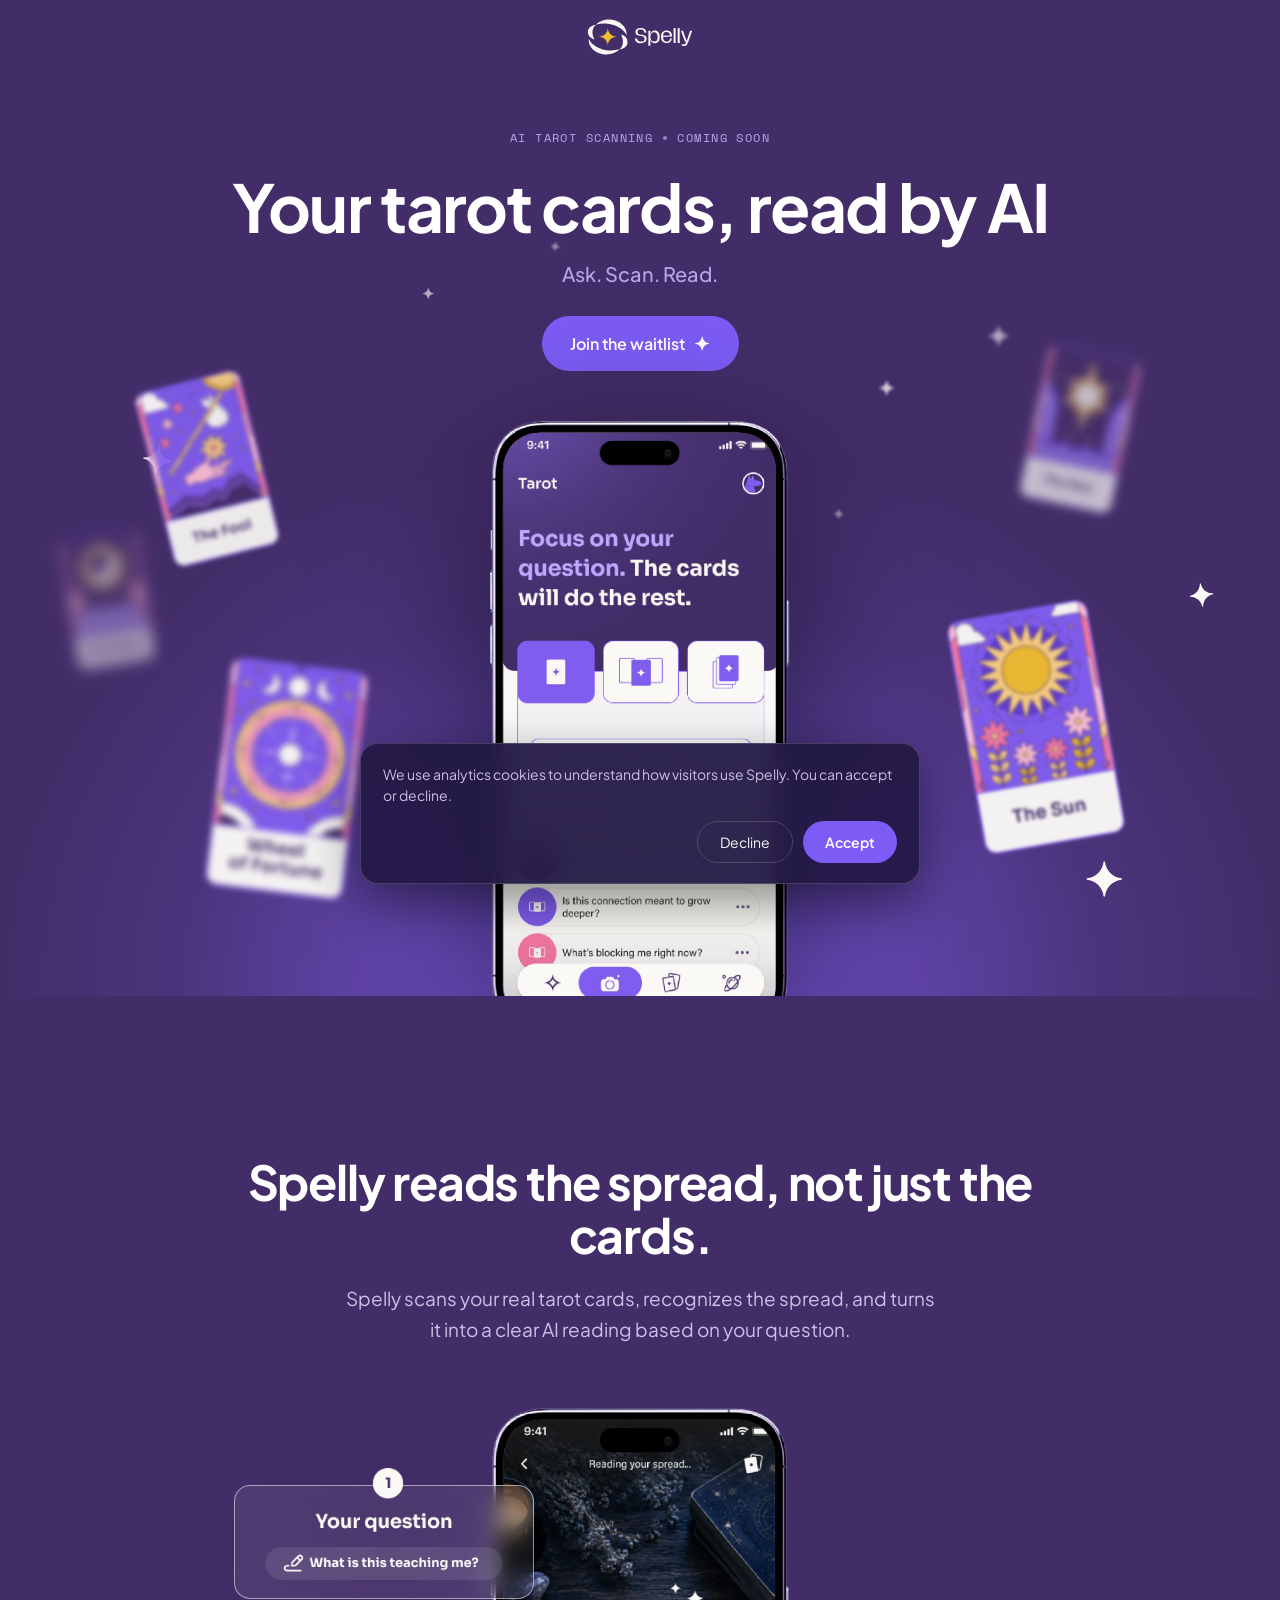
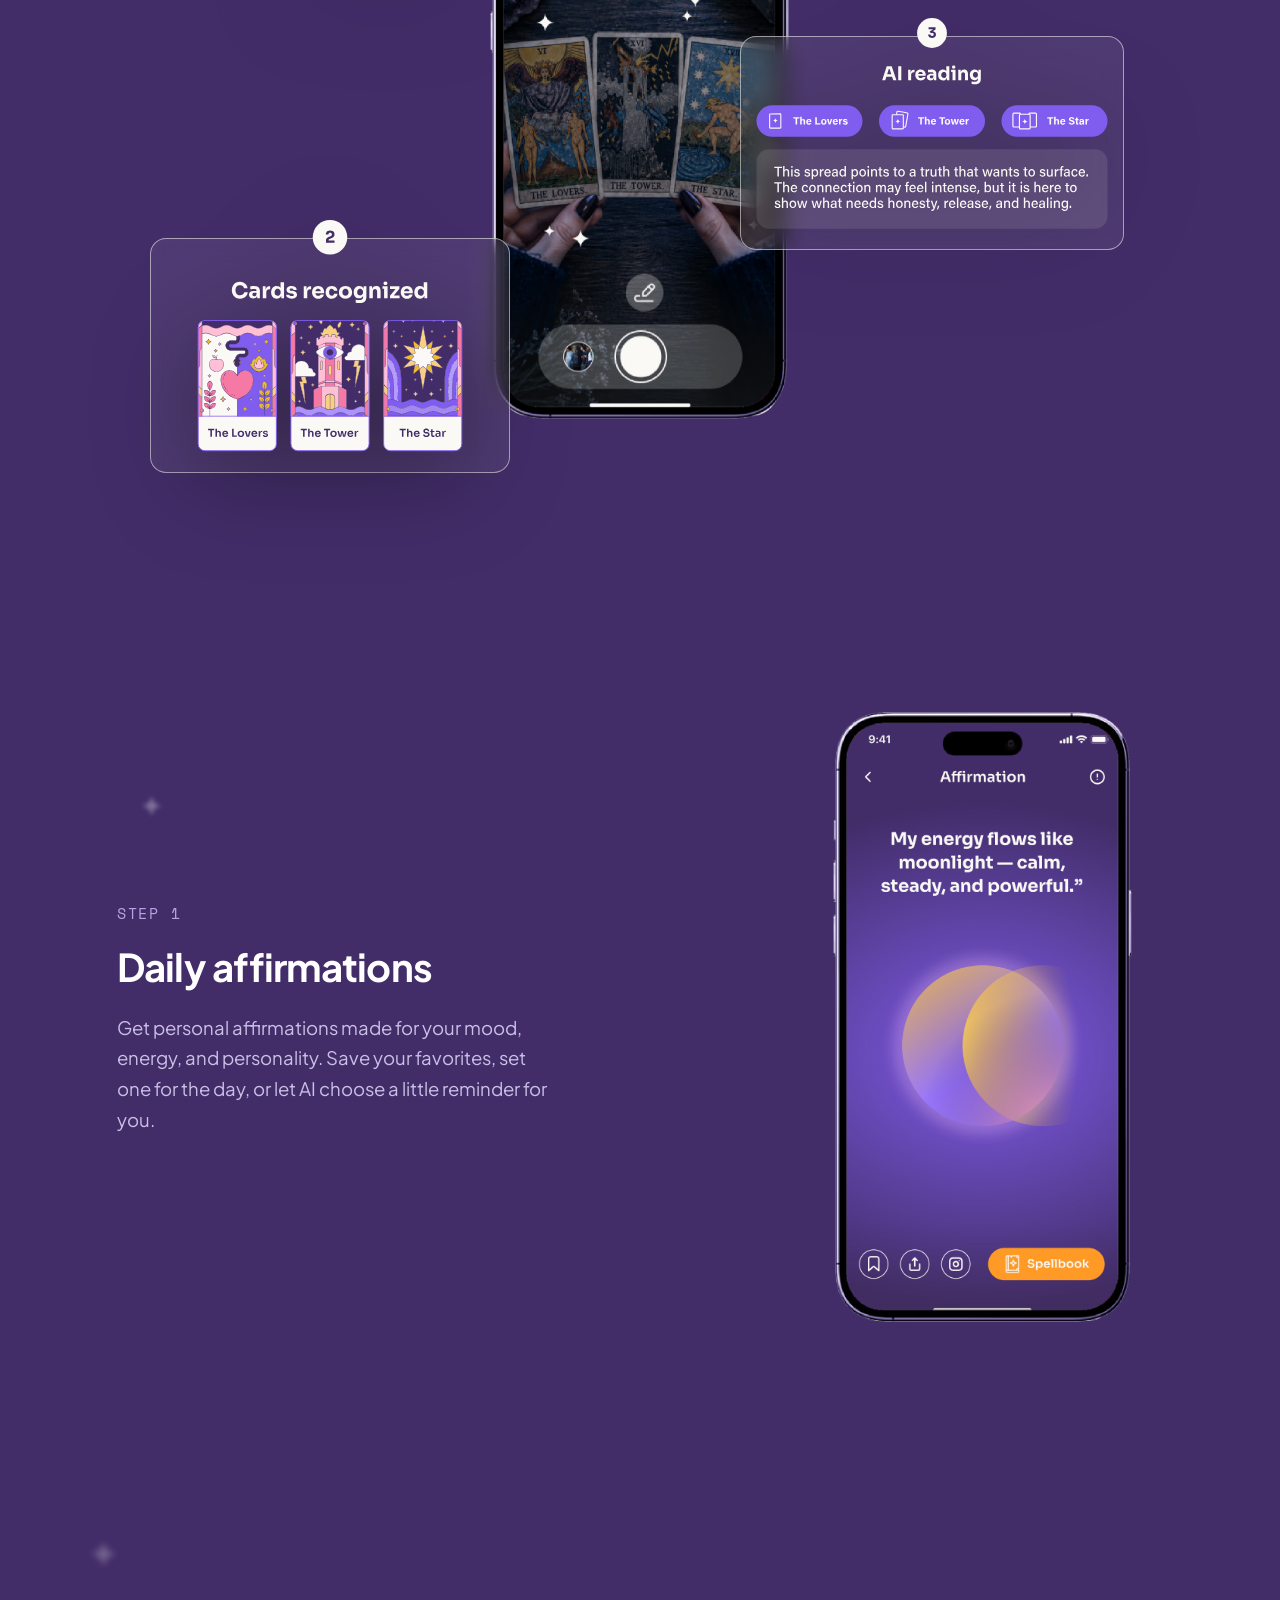
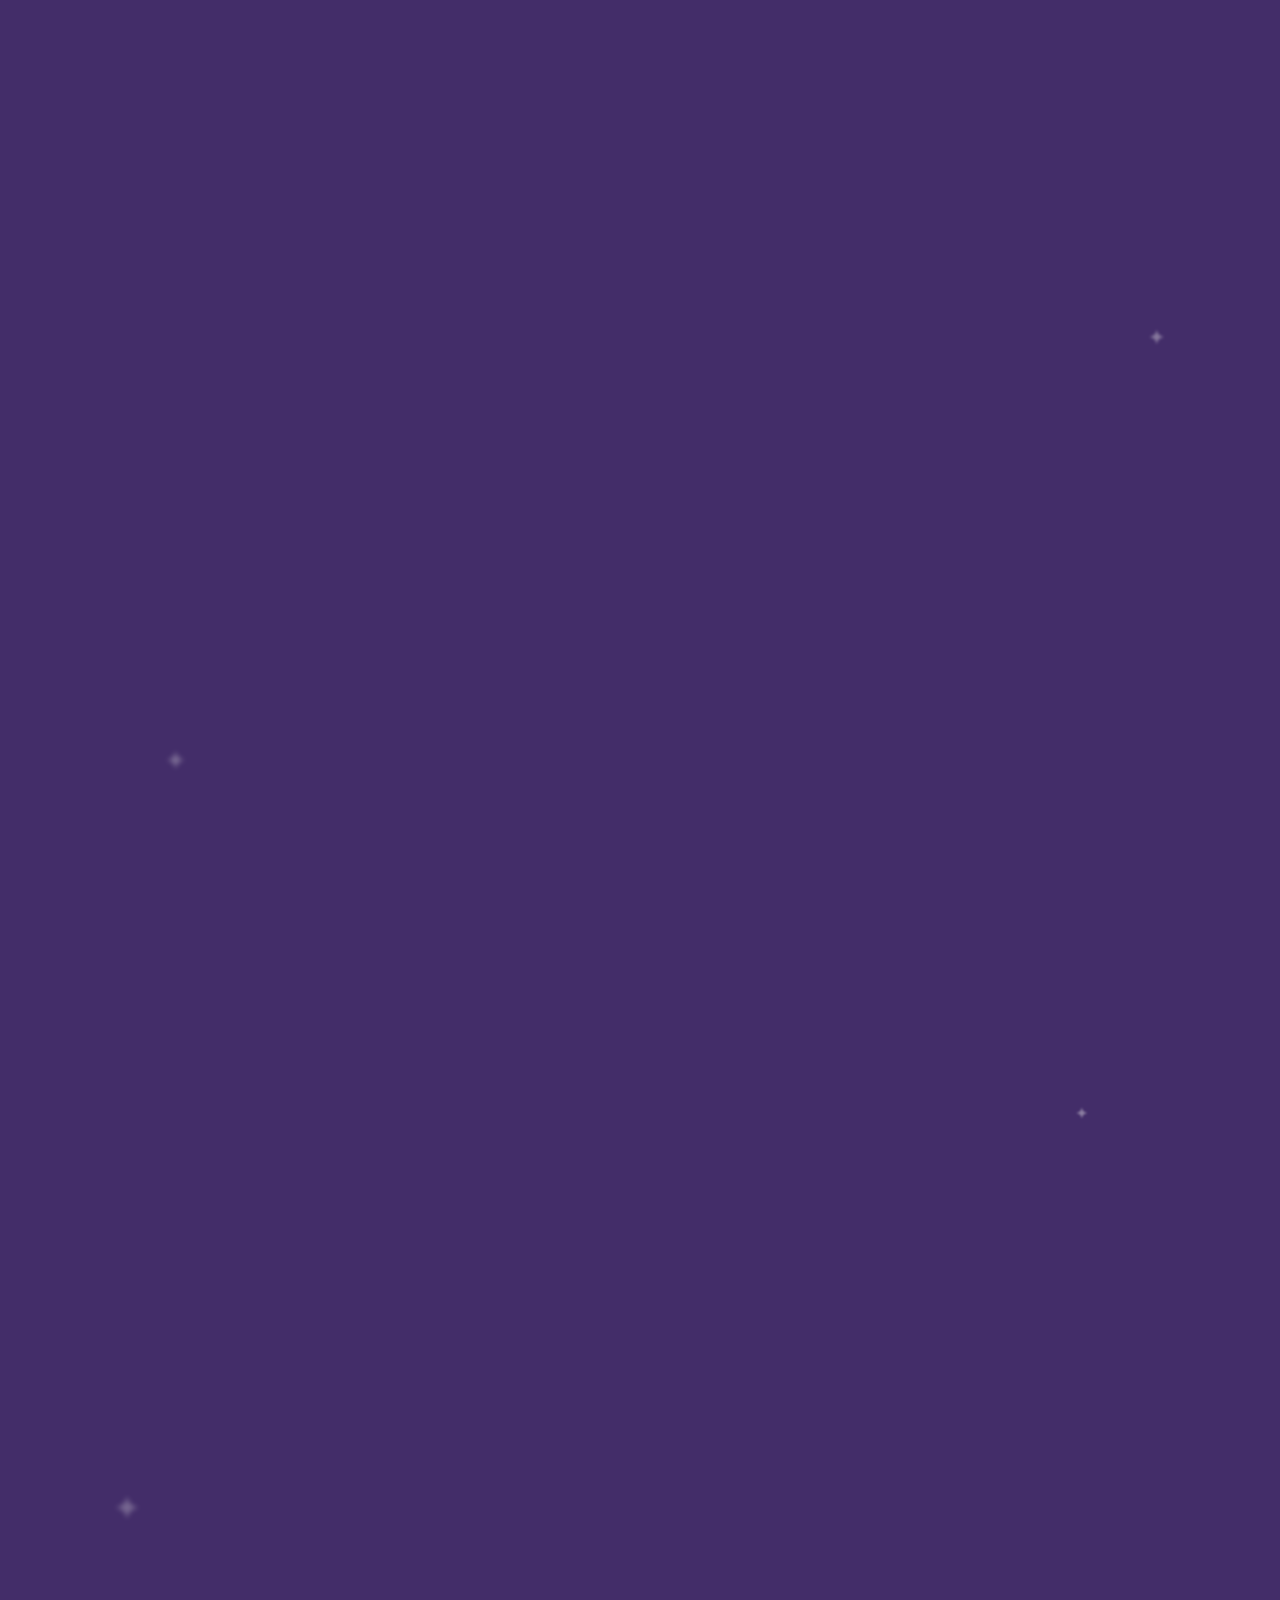
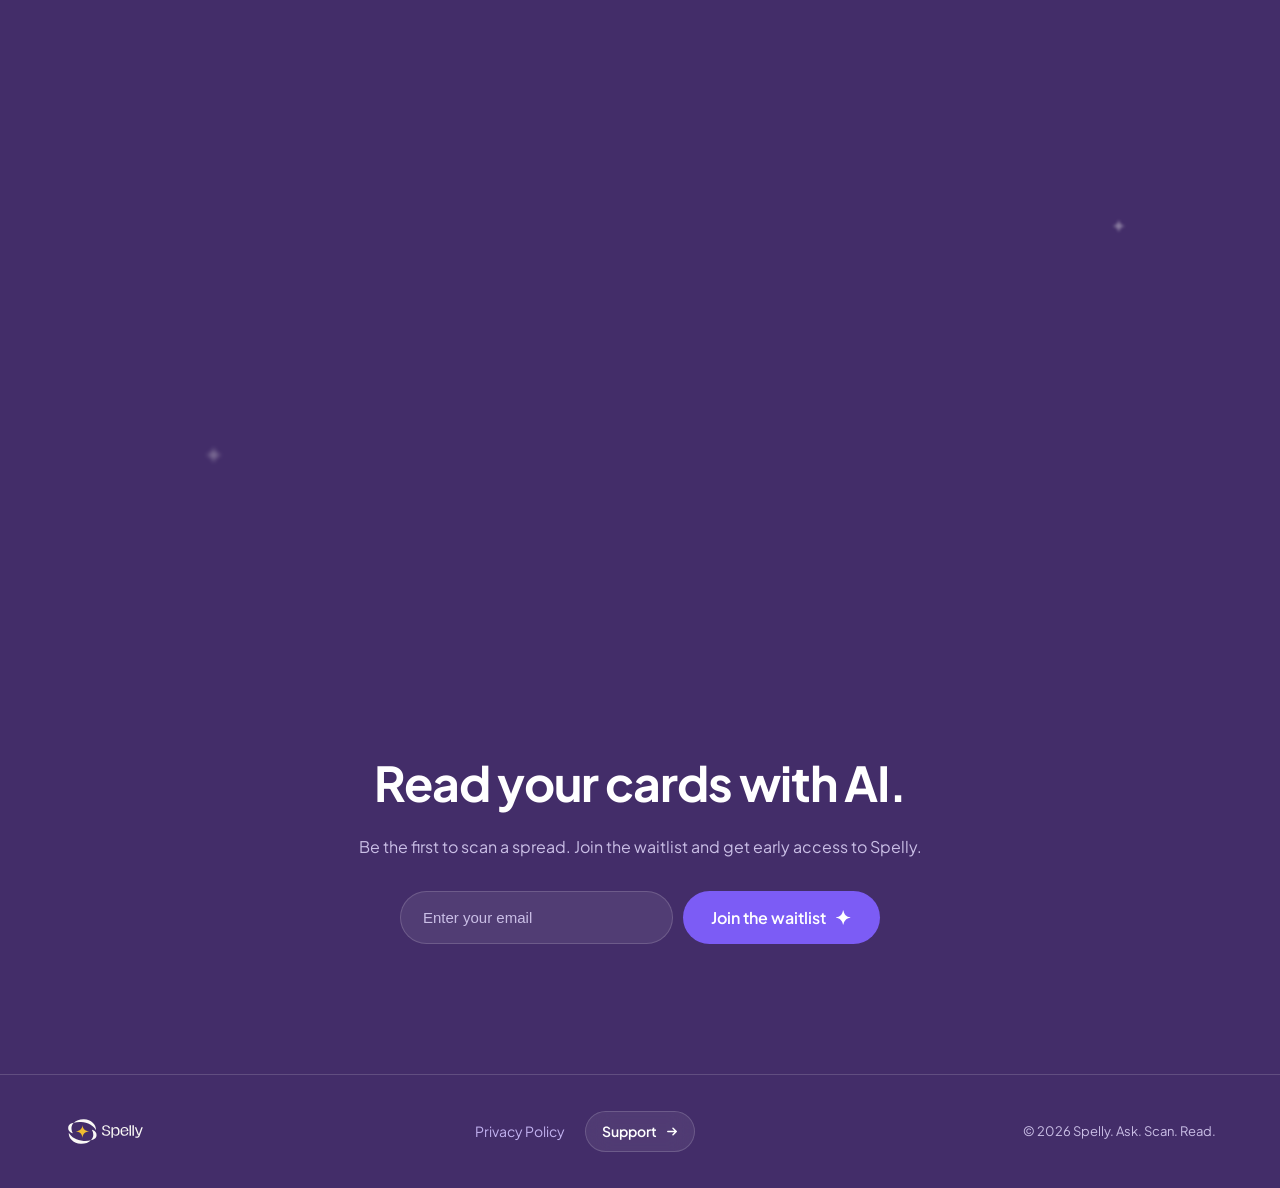
<file: index.html>
<!DOCTYPE html>
<html lang="en">
<head>
  <meta charset="UTF-8" />
  <meta name="viewport" content="width=device-width, initial-scale=1.0" />
  <title>Spelly — AI Tarot Reading App | Scan Your Cards, Get a Reading</title>
  <meta name="description" content="Spelly is an AI tarot reading app. Scan your real tarot cards or pull animated ones, ask a question, and get a clear, personal interpretation of your spread. Join the waitlist for early access." />
  <link rel="canonical" href="https://spelly.site/" />
  <meta name="robots" content="index, follow" />
  <meta name="theme-color" content="#0b0614" />

  <!-- icons -->
  <link rel="icon" type="image/png" href="materials/Logo%20icon%20for%20web.png" />
  <link rel="apple-touch-icon" href="materials/icon%20for%20google%20ads.png" />

  <!-- social / open graph -->
  <meta property="og:title" content="Spelly — AI Tarot Reading App" />
  <meta property="og:description" content="Scan your real tarot cards, ask a question, and get a clear AI reading of your spread. Ask. Scan. Read." />
  <meta property="og:image" content="https://spelly.site/materials/Splash%20screen.png" />
  <meta property="og:url" content="https://spelly.site/" />
  <meta property="og:type" content="website" />
  <meta property="og:site_name" content="Spelly" />
  <meta property="og:locale" content="en_US" />
  <meta name="twitter:card" content="summary_large_image" />
  <meta name="twitter:title" content="Spelly — AI Tarot Reading App" />
  <meta name="twitter:description" content="Scan your real tarot cards, ask a question, and get a clear AI reading of your spread." />
  <meta name="twitter:image" content="https://spelly.site/materials/Splash%20screen.png" />

  <!-- fonts -->
  <link rel="preconnect" href="https://fonts.googleapis.com" />
  <link rel="preconnect" href="https://fonts.gstatic.com" crossorigin />
  <link href="https://fonts.googleapis.com/css2?family=Plus+Jakarta+Sans:ital,wght@0,400;0,500;0,600;0,700;0,800&family=Space+Mono:wght@400;700&display=swap" rel="stylesheet" />

  <link rel="stylesheet" href="styles.css" />

  <!-- Google Analytics 4 + Consent Mode v2 -->
  <script>
    window.dataLayer = window.dataLayer || [];
    function gtag(){dataLayer.push(arguments);}
    // Deny all storage by default until the visitor chooses (required for EEA).
    gtag('consent', 'default', {
      ad_storage: 'denied',
      ad_user_data: 'denied',
      ad_personalization: 'denied',
      analytics_storage: 'denied',
      wait_for_update: 500
    });
    // Honor a choice made on a previous visit immediately.
    try {
      if (localStorage.getItem('spelly_consent') === 'granted') {
        gtag('consent', 'update', {
          ad_storage: 'granted',
          ad_user_data: 'granted',
          ad_personalization: 'granted',
          analytics_storage: 'granted'
        });
      }
    } catch (e) {}
  </script>
  <script async src="https://www.googletagmanager.com/gtag/js?id=G-XJ9HLSKZL2"></script>
  <script>
    gtag('js', new Date());
    gtag('config', 'G-XJ9HLSKZL2');
  </script>

  <!-- Structured data: tells Google what Spelly is (rich results) -->
  <script type="application/ld+json">
  {
    "@context": "https://schema.org",
    "@graph": [
      {
        "@type": "Organization",
        "@id": "https://spelly.site/#organization",
        "name": "Spelly",
        "url": "https://spelly.site/",
        "logo": "https://spelly.site/materials/Logo%20icon%20for%20web.png",
        "description": "Spelly is an AI tarot reading app that scans your real cards and turns your spread into a clear, personal interpretation."
      },
      {
        "@type": "WebSite",
        "@id": "https://spelly.site/#website",
        "url": "https://spelly.site/",
        "name": "Spelly",
        "publisher": { "@id": "https://spelly.site/#organization" },
        "inLanguage": "en"
      },
      {
        "@type": "SoftwareApplication",
        "name": "Spelly",
        "applicationCategory": "LifestyleApplication",
        "operatingSystem": "iOS, Android",
        "url": "https://spelly.site/",
        "image": "https://spelly.site/materials/Splash%20screen.png",
        "description": "AI tarot reading app. Scan your real tarot cards or pull animated ones, ask a question, and get a clear AI interpretation of your spread. Daily affirmations, AI card readings, and tarot learning guides.",
        "offers": {
          "@type": "Offer",
          "price": "0",
          "priceCurrency": "USD"
        }
      }
    ]
  }
  </script>
</head>
<body>
  <!-- ===================== NAVBAR ===================== -->
  <header class="nav" id="top">
    <div class="container nav__inner">
      <a class="nav__logo" href="#top" aria-label="Spelly home">
        <img src="materials/logo.svg" alt="Spelly" />
      </a>
    </div>
  </header>

  <main>
    <!-- ===================== HERO ===================== -->
    <section class="hero">
      <!-- decor: radial glow, scattered tarot cards, big logo-style sparkles (hero only) -->
      <div class="hero__decor" aria-hidden="true">
        <div class="hero__glow"></div>

        <img class="bg-card bgc-1" src="materials/cards/The%20Fool.png" alt="" />
        <img class="bg-card bgc-2" src="materials/cards/Wheel%20of%20Fortune.png" alt="" />
        <img class="bg-card bgc-3" src="materials/cards/the%20star.png" alt="" />
        <img class="bg-card bgc-4" src="materials/cards/the%20moon.png" alt="" />
        <img class="bg-card bgc-5" src="materials/cards/the%20sun.png" alt="" />

        <svg class="spark sp-1" viewBox="0 0 24 24"><path d="M12 2c.4 5.1 4.5 9.2 9.6 9.6v.8C16.5 12.8 12.4 16.9 12 22h-.8C10.8 16.9 6.7 12.8 1.6 12.4v-.8C6.7 11.2 10.8 7.1 11.2 2h.8z"/></svg>
        <svg class="spark sp-2" viewBox="0 0 24 24"><path d="M12 2c.4 5.1 4.5 9.2 9.6 9.6v.8C16.5 12.8 12.4 16.9 12 22h-.8C10.8 16.9 6.7 12.8 1.6 12.4v-.8C6.7 11.2 10.8 7.1 11.2 2h.8z"/></svg>
        <svg class="spark sp-3" viewBox="0 0 24 24"><path d="M12 2c.4 5.1 4.5 9.2 9.6 9.6v.8C16.5 12.8 12.4 16.9 12 22h-.8C10.8 16.9 6.7 12.8 1.6 12.4v-.8C6.7 11.2 10.8 7.1 11.2 2h.8z"/></svg>
        <svg class="spark sp-4" viewBox="0 0 24 24"><path d="M12 2c.4 5.1 4.5 9.2 9.6 9.6v.8C16.5 12.8 12.4 16.9 12 22h-.8C10.8 16.9 6.7 12.8 1.6 12.4v-.8C6.7 11.2 10.8 7.1 11.2 2h.8z"/></svg>
        <svg class="spark sp-5" viewBox="0 0 24 24"><path d="M12 2c.4 5.1 4.5 9.2 9.6 9.6v.8C16.5 12.8 12.4 16.9 12 22h-.8C10.8 16.9 6.7 12.8 1.6 12.4v-.8C6.7 11.2 10.8 7.1 11.2 2h.8z"/></svg>
        <svg class="spark sp-6" viewBox="0 0 24 24"><path d="M12 2c.4 5.1 4.5 9.2 9.6 9.6v.8C16.5 12.8 12.4 16.9 12 22h-.8C10.8 16.9 6.7 12.8 1.6 12.4v-.8C6.7 11.2 10.8 7.1 11.2 2h.8z"/></svg>
        <svg class="spark sp-7" viewBox="0 0 24 24"><path d="M12 2c.4 5.1 4.5 9.2 9.6 9.6v.8C16.5 12.8 12.4 16.9 12 22h-.8C10.8 16.9 6.7 12.8 1.6 12.4v-.8C6.7 11.2 10.8 7.1 11.2 2h.8z"/></svg>
        <svg class="spark sp-8" viewBox="0 0 24 24"><path d="M12 2c.4 5.1 4.5 9.2 9.6 9.6v.8C16.5 12.8 12.4 16.9 12 22h-.8C10.8 16.9 6.7 12.8 1.6 12.4v-.8C6.7 11.2 10.8 7.1 11.2 2h.8z"/></svg>
        <svg class="spark sp-9" viewBox="0 0 24 24"><path d="M12 2c.4 5.1 4.5 9.2 9.6 9.6v.8C16.5 12.8 12.4 16.9 12 22h-.8C10.8 16.9 6.7 12.8 1.6 12.4v-.8C6.7 11.2 10.8 7.1 11.2 2h.8z"/></svg>
        <svg class="spark sp-10" viewBox="0 0 24 24"><path d="M12 2c.4 5.1 4.5 9.2 9.6 9.6v.8C16.5 12.8 12.4 16.9 12 22h-.8C10.8 16.9 6.7 12.8 1.6 12.4v-.8C6.7 11.2 10.8 7.1 11.2 2h.8z"/></svg>
        <svg class="spark sp-11" viewBox="0 0 24 24"><path d="M12 2c.4 5.1 4.5 9.2 9.6 9.6v.8C16.5 12.8 12.4 16.9 12 22h-.8C10.8 16.9 6.7 12.8 1.6 12.4v-.8C6.7 11.2 10.8 7.1 11.2 2h.8z"/></svg>
        <svg class="spark sp-12" viewBox="0 0 24 24"><path d="M12 2c.4 5.1 4.5 9.2 9.6 9.6v.8C16.5 12.8 12.4 16.9 12 22h-.8C10.8 16.9 6.7 12.8 1.6 12.4v-.8C6.7 11.2 10.8 7.1 11.2 2h.8z"/></svg>
      </div>

      <div class="container hero__inner">
        <p class="eyebrow reveal">
          <span>AI TAROT SCANNING</span><i></i><span>COMING SOON</span>
        </p>
        <h1 class="hero__title reveal" data-d="1">Your tarot cards, <br class="br-m" />read by AI</h1>
        <p class="hero__subtitle reveal" data-d="2">Ask. Scan. Read.</p>
        <a class="btn btn--primary btn--lg reveal" data-d="3" href="#waitlist">
          Join the waitlist
          <svg class="ico-star" viewBox="0 0 24 24" aria-hidden="true"><path d="M12 2c.4 5.1 4.5 9.2 9.6 9.6v.8C16.5 12.8 12.4 16.9 12 22h-.8C10.8 16.9 6.7 12.8 1.6 12.4v-.8C6.7 11.2 10.8 7.1 11.2 2h.8z"/></svg>
        </a>

        <div class="phone phone--hero reveal" data-d="4">
          <img class="phone__img" src="materials/screen-bevel@3x.png" alt="Spelly app — focus on your question, the cards will do the rest" />
        </div>
      </div>
    </section>

    <!-- ===================== SPREAD / FEATURE ===================== -->
    <section class="spread">
      <div class="container spread__inner">
        <h2 class="spread__title reveal">Spelly reads the spread, not just the<br class="br-d" /> cards.</h2>
        <p class="spread__text reveal" data-d="1">Spelly scans your real tarot cards, recognizes the spread, and turns it into a clear AI reading based on your question.</p>
      </div>

      <div class="container showcase">
        <div class="showcase__stage">
          <!-- floating annotation cards: glass background (_2) + content on top (_1) -->
          <div class="anno anno--question float-slow reveal">
            <span class="anno__glass" aria-hidden="true"></span>
            <img class="anno__fg" src="materials/Card_1_1.png" alt="Your question — what is this teaching me?" />
          </div>
          <div class="anno anno--reading float-slow reveal" data-d="1">
            <span class="anno__glass" aria-hidden="true"></span>
            <img class="anno__fg" src="materials/Card_3_1.svg" alt="Cards recognized — The Lovers, The Tower, The Star" />
          </div>
          <div class="anno anno--cards float-slow reveal" data-d="2">
            <span class="anno__glass" aria-hidden="true"></span>
            <img class="anno__fg" src="materials/Card_2_1.svg" alt="AI reading" />
          </div>

          <!-- phone: camera scanning a spread -->
          <div class="phone phone--showcase reveal">
            <img class="phone__img" src="materials/phone_2.png" alt="Spelly app — scanning a tarot spread" />
          </div>
        </div>
      </div>
    </section>

    <!-- ===================== STEPS (web/tablet: pinned cross-fade · mobile: stacked) ===================== -->
    <section class="steps" id="features">
      <div class="steps__bg" aria-hidden="true">
        <svg class="steps__spark ss-1" viewBox="0 0 24 24"><path d="M12 2c.4 5.1 4.5 9.2 9.6 9.6v.8C16.5 12.8 12.4 16.9 12 22h-.8C10.8 16.9 6.7 12.8 1.6 12.4v-.8C6.7 11.2 10.8 7.1 11.2 2h.8z"/></svg>
        <svg class="steps__spark ss-2" viewBox="0 0 24 24"><path d="M12 2c.4 5.1 4.5 9.2 9.6 9.6v.8C16.5 12.8 12.4 16.9 12 22h-.8C10.8 16.9 6.7 12.8 1.6 12.4v-.8C6.7 11.2 10.8 7.1 11.2 2h.8z"/></svg>
        <svg class="steps__spark ss-3" viewBox="0 0 24 24"><path d="M12 2c.4 5.1 4.5 9.2 9.6 9.6v.8C16.5 12.8 12.4 16.9 12 22h-.8C10.8 16.9 6.7 12.8 1.6 12.4v-.8C6.7 11.2 10.8 7.1 11.2 2h.8z"/></svg>
        <svg class="steps__spark ss-4" viewBox="0 0 24 24"><path d="M12 2c.4 5.1 4.5 9.2 9.6 9.6v.8C16.5 12.8 12.4 16.9 12 22h-.8C10.8 16.9 6.7 12.8 1.6 12.4v-.8C6.7 11.2 10.8 7.1 11.2 2h.8z"/></svg>
        <svg class="steps__spark ss-5" viewBox="0 0 24 24"><path d="M12 2c.4 5.1 4.5 9.2 9.6 9.6v.8C16.5 12.8 12.4 16.9 12 22h-.8C10.8 16.9 6.7 12.8 1.6 12.4v-.8C6.7 11.2 10.8 7.1 11.2 2h.8z"/></svg>
        <svg class="steps__spark ss-6" viewBox="0 0 24 24"><path d="M12 2c.4 5.1 4.5 9.2 9.6 9.6v.8C16.5 12.8 12.4 16.9 12 22h-.8C10.8 16.9 6.7 12.8 1.6 12.4v-.8C6.7 11.2 10.8 7.1 11.2 2h.8z"/></svg>
        <svg class="steps__spark ss-7" viewBox="0 0 24 24"><path d="M12 2c.4 5.1 4.5 9.2 9.6 9.6v.8C16.5 12.8 12.4 16.9 12 22h-.8C10.8 16.9 6.7 12.8 1.6 12.4v-.8C6.7 11.2 10.8 7.1 11.2 2h.8z"/></svg>
        <svg class="steps__spark ss-8" viewBox="0 0 24 24"><path d="M12 2c.4 5.1 4.5 9.2 9.6 9.6v.8C16.5 12.8 12.4 16.9 12 22h-.8C10.8 16.9 6.7 12.8 1.6 12.4v-.8C6.7 11.2 10.8 7.1 11.2 2h.8z"/></svg>
        <svg class="steps__spark ss-9" viewBox="0 0 24 24"><path d="M12 2c.4 5.1 4.5 9.2 9.6 9.6v.8C16.5 12.8 12.4 16.9 12 22h-.8C10.8 16.9 6.7 12.8 1.6 12.4v-.8C6.7 11.2 10.8 7.1 11.2 2h.8z"/></svg>
      </div>
      <div class="steps__track">
        <div class="steps__stage">

          <article class="theme is-active" data-i="0">
            <div class="theme__text">
              <span class="step__eyebrow">Step 1</span>
              <h3 class="step__title">Daily affirmations</h3>
              <p class="step__desc">Get personal affirmations made for your mood, energy, and personality. Save your favorites, set one for the day, or let AI choose a little reminder for you.</p>
            </div>
            <div class="theme__phone">
              <div class="phone3">
                <div class="phone3__inner">
                  <img class="phone3__bg" src="materials/3_part/1.png" alt="Spelly — daily affirmations screen" />
                  <span class="phone3__el phone3__el--sphere" aria-hidden="true"><img src="materials/3_part/affirmation_inside_1.png" alt="" /></span>
                </div>
              </div>
            </div>
          </article>

          <article class="theme" data-i="1">
            <div class="theme__text">
              <span class="step__eyebrow">Step 2</span>
              <h3 class="step__title">AI card readings</h3>
              <p class="step__desc">Choose a spread and get a personal reading through AI. Use your real tarot cards, or pull animated cards inside the app. Save readings and track what starts to make sense over time.</p>
            </div>
            <div class="theme__phone">
              <div class="phone3">
                <div class="phone3__inner">
                  <img class="phone3__bg" src="materials/3_part/2.png" alt="Spelly — AI tarot card readings screen" />
                  <div class="ai-cards" aria-hidden="true">
                    <div class="ai-card ai-card--l">
                      <div class="ai-card__inner">
                        <img class="ai-card__face ai-card__front" src="materials/3_part/AI_Page_Manual_close_card_2.svg" alt="" />
                        <img class="ai-card__face ai-card__back" src="materials/3_part/AI_Page_Manual_open_card_2.svg" alt="" />
                      </div>
                    </div>
                    <div class="ai-card ai-card--m">
                      <div class="ai-card__inner">
                        <img class="ai-card__face ai-card__front" src="materials/3_part/AI_Page_Manual_close_card_2.svg" alt="" />
                        <img class="ai-card__face ai-card__back" src="materials/3_part/AI_Page_Manual_open_card_2_2.svg" alt="" />
                      </div>
                    </div>
                    <div class="ai-card ai-card--r">
                      <div class="ai-card__inner">
                        <img class="ai-card__face ai-card__front" src="materials/3_part/AI_Page_Manual_close_card_2.svg" alt="" />
                        <img class="ai-card__face ai-card__back" src="materials/3_part/AI_Page_Manual_open_card_3_2.svg" alt="" />
                      </div>
                    </div>
                  </div>
                </div>
              </div>
            </div>
          </article>

          <article class="theme" data-i="2">
            <div class="theme__text">
              <span class="step__eyebrow">Step 3</span>
              <h3 class="step__title">Learn your magic</h3>
              <p class="step__desc">Discover your totem animal through playful tests, explore tarot meanings, and read simple guides made for your personal path.</p>
            </div>
            <div class="theme__phone">
              <div class="phone3">
                <div class="phone3__inner">
                  <img class="phone3__bg" src="materials/3_part/3.png" alt="Spelly — totem animal result screen" />
                  <span class="phone3__el phone3__el--ram" aria-hidden="true"><img src="materials/3_part/Animal Gide_Ram_animalinside_3.png" alt="" /></span>
                </div>
              </div>
            </div>
          </article>

        </div>
      </div>
    </section>

    <!-- ===================== WAITLIST / CTA ===================== -->
    <section class="cta" id="waitlist">
      <div class="container cta__inner">
        <h2 class="cta__title reveal">Read your cards with AI.</h2>
        <p class="cta__text reveal" data-d="1">Be the first to scan a spread. Join the waitlist and get early access to Spelly.</p>
        <form class="cta__form reveal" data-d="2" id="waitlistForm">
          <input type="email" name="email" placeholder="Enter your email" required aria-label="Email" />
          <button type="submit" class="btn btn--primary btn--lg">
            Join the waitlist
            <svg class="ico-star" viewBox="0 0 24 24" aria-hidden="true"><path d="M12 2c.4 5.1 4.5 9.2 9.6 9.6v.8C16.5 12.8 12.4 16.9 12 22h-.8C10.8 16.9 6.7 12.8 1.6 12.4v-.8C6.7 11.2 10.8 7.1 11.2 2h.8z"/></svg>
          </button>
        </form>
        <p class="cta__note" id="formNote" hidden>You're on the list. We'll be in touch ✦</p>
      </div>
    </section>
  </main>

  <!-- ===================== COOKIE CONSENT ===================== -->
  <div class="cookie" id="cookieBanner" hidden role="dialog" aria-label="Cookie consent">
    <p class="cookie__text">We use analytics cookies to understand how visitors use Spelly. You can accept or decline.</p>
    <div class="cookie__actions">
      <button class="cookie__btn cookie__btn--ghost" id="cookieDecline">Decline</button>
      <button class="btn btn--primary cookie__btn" id="cookieAccept">Accept</button>
    </div>
  </div>

  <!-- ===================== FOOTER ===================== -->
  <footer class="footer">
    <div class="container footer__inner">
      <a class="footer__logo" href="#top" aria-label="Spelly"><img src="materials/logo.svg" alt="Spelly" /></a>
      <nav class="footer__links" aria-label="Footer">
        <a href="privacy.html">Privacy Policy</a>
        <a class="footer__support" href="support.html">
          <span>Support</span>
          <svg class="arrow" viewBox="0 0 16 16" aria-hidden="true"><path d="M3 8h9M8.5 4.5 12 8l-3.5 3.5" fill="none" stroke="currentColor" stroke-width="1.6" stroke-linecap="round" stroke-linejoin="round"/></svg>
        </a>
      </nav>
      <p class="footer__copy">© 2026 Spelly. Ask. Scan. Read.</p>
    </div>
  </footer>

  <script src="config.js"></script>
  <script src="script.js"></script>
</body>
</html>
</file>
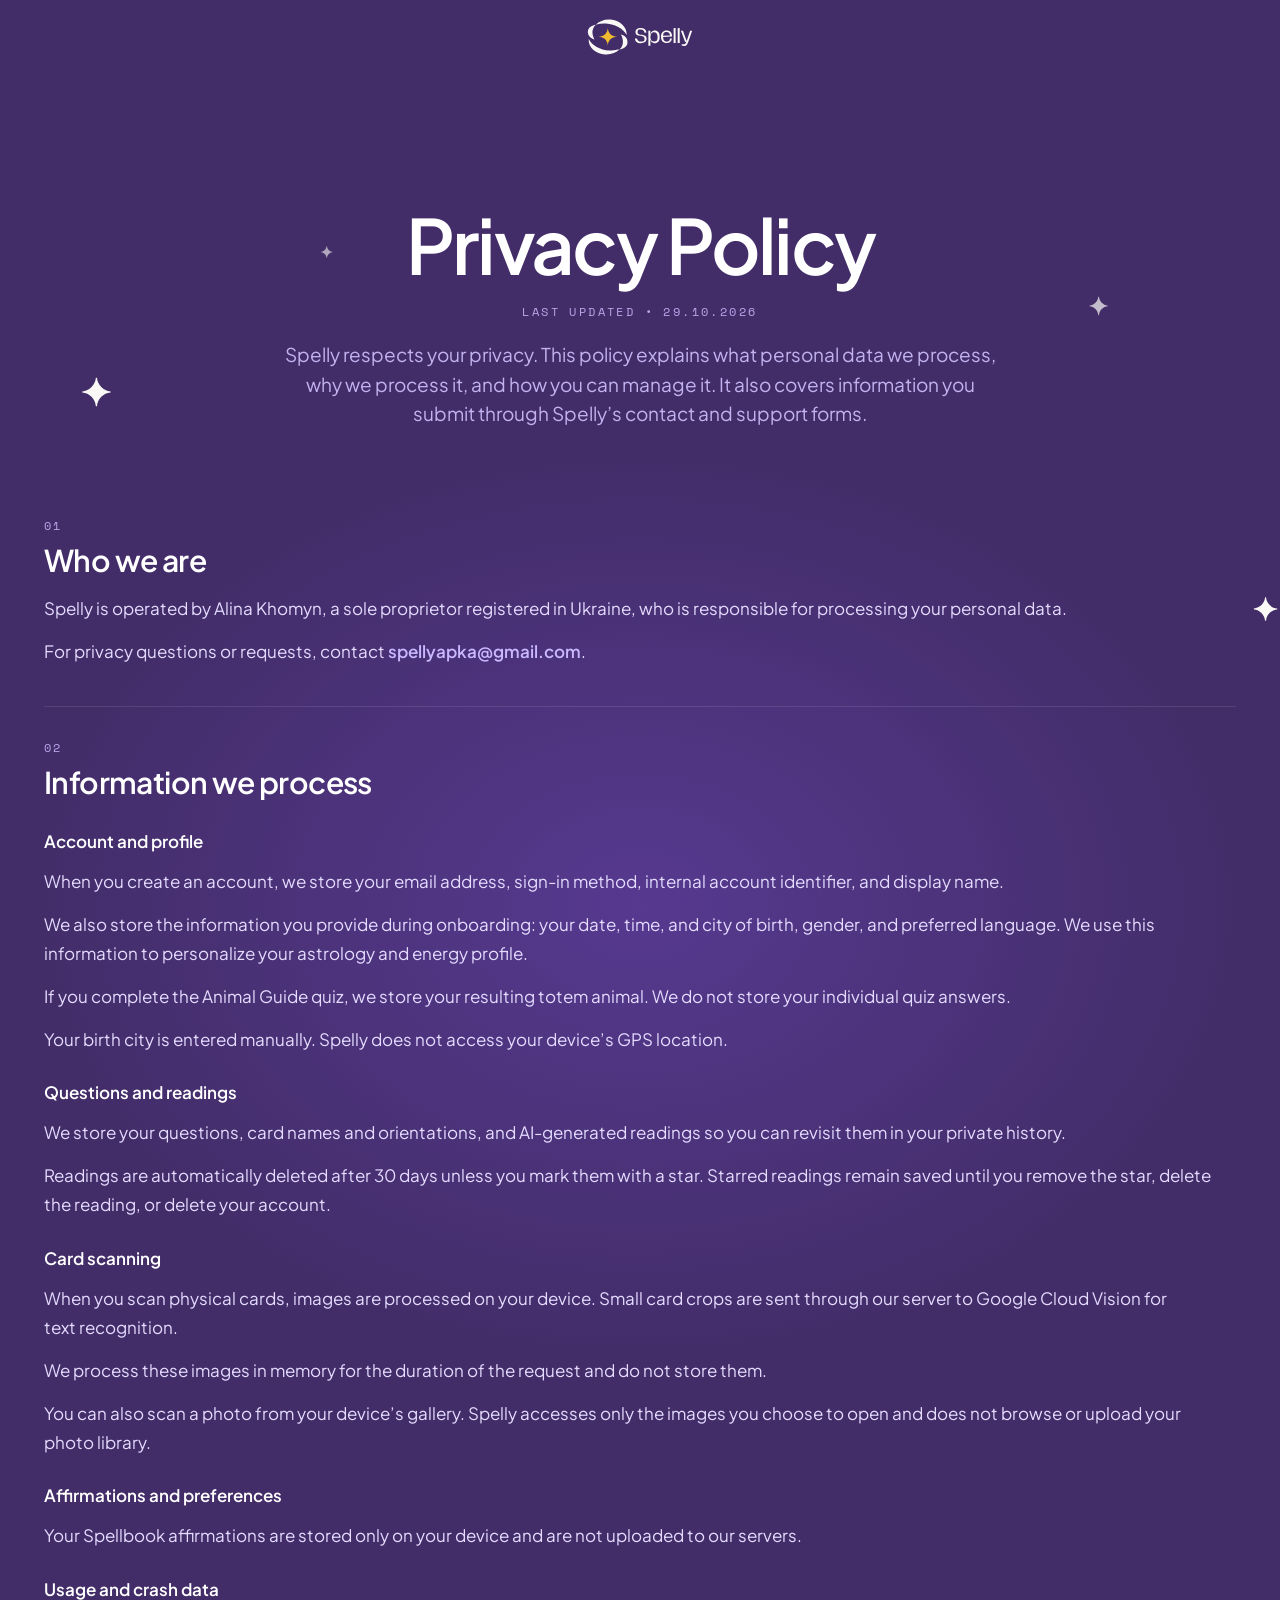
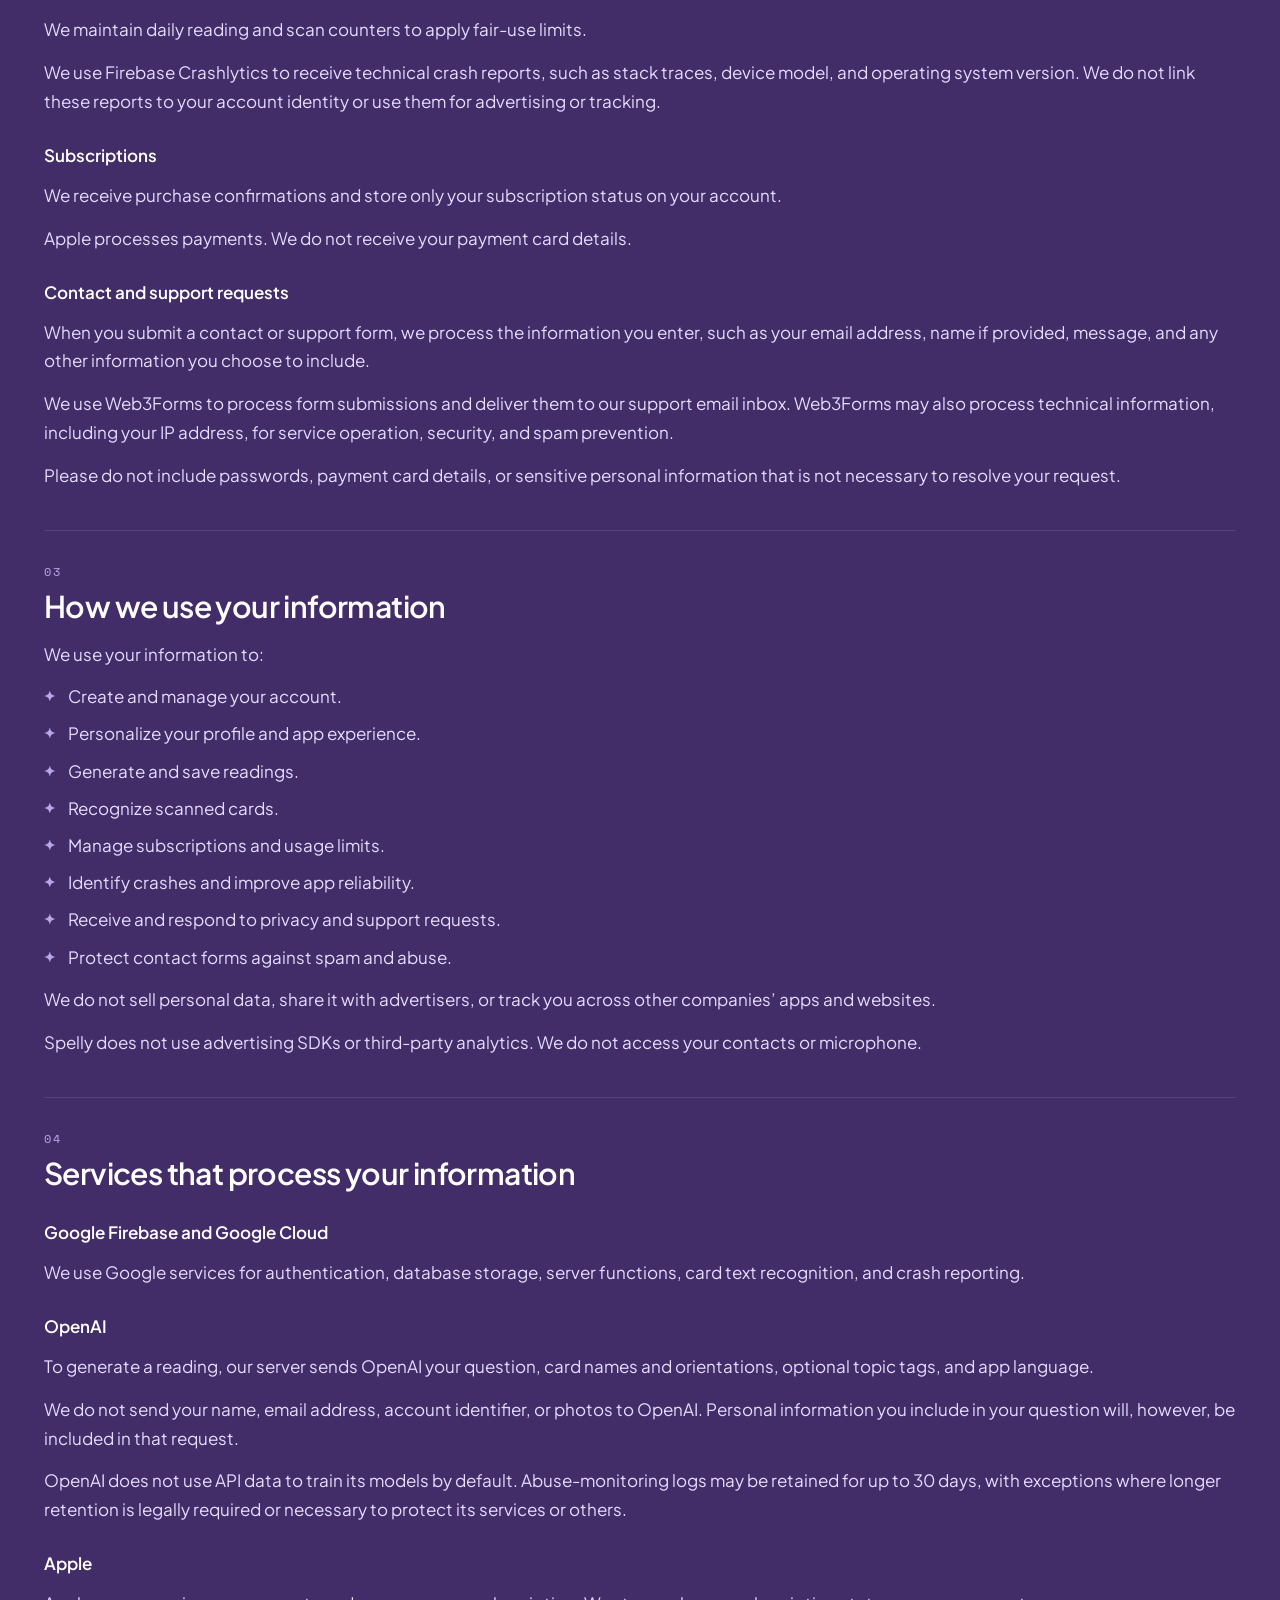
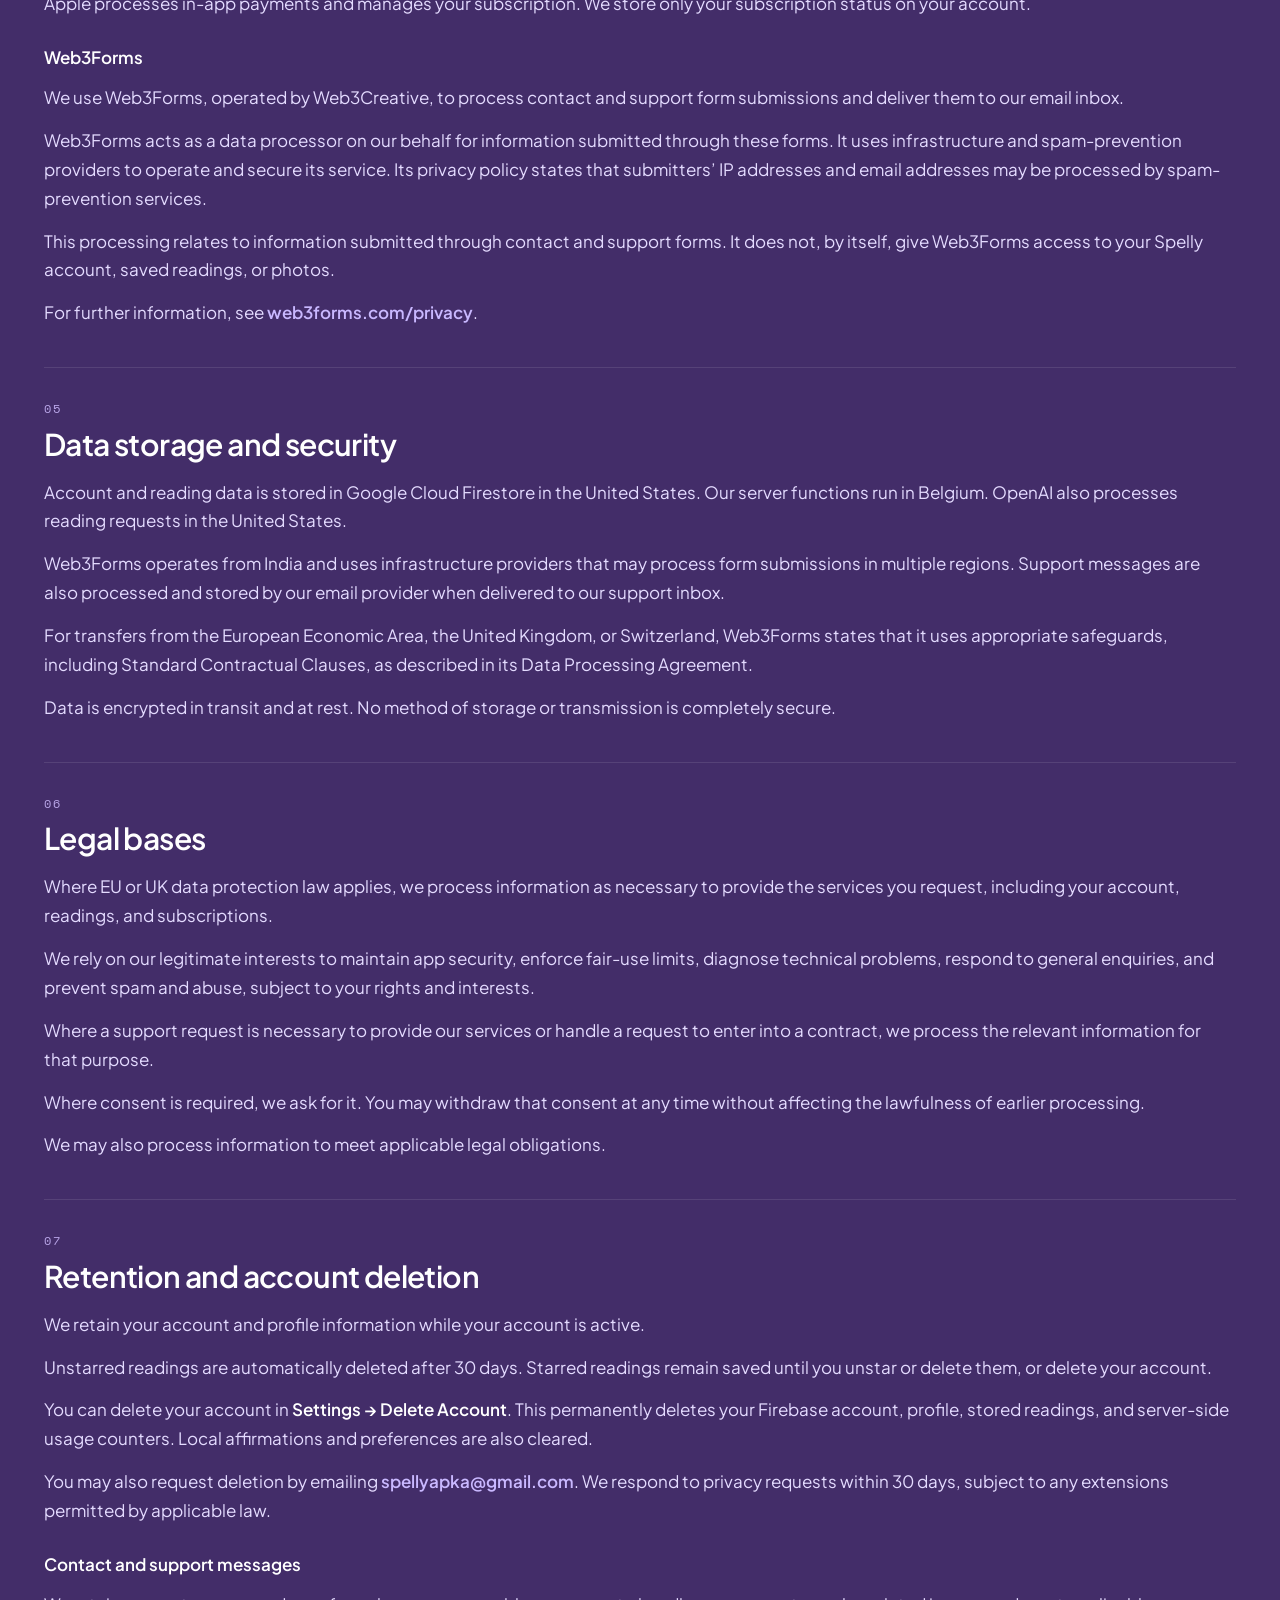
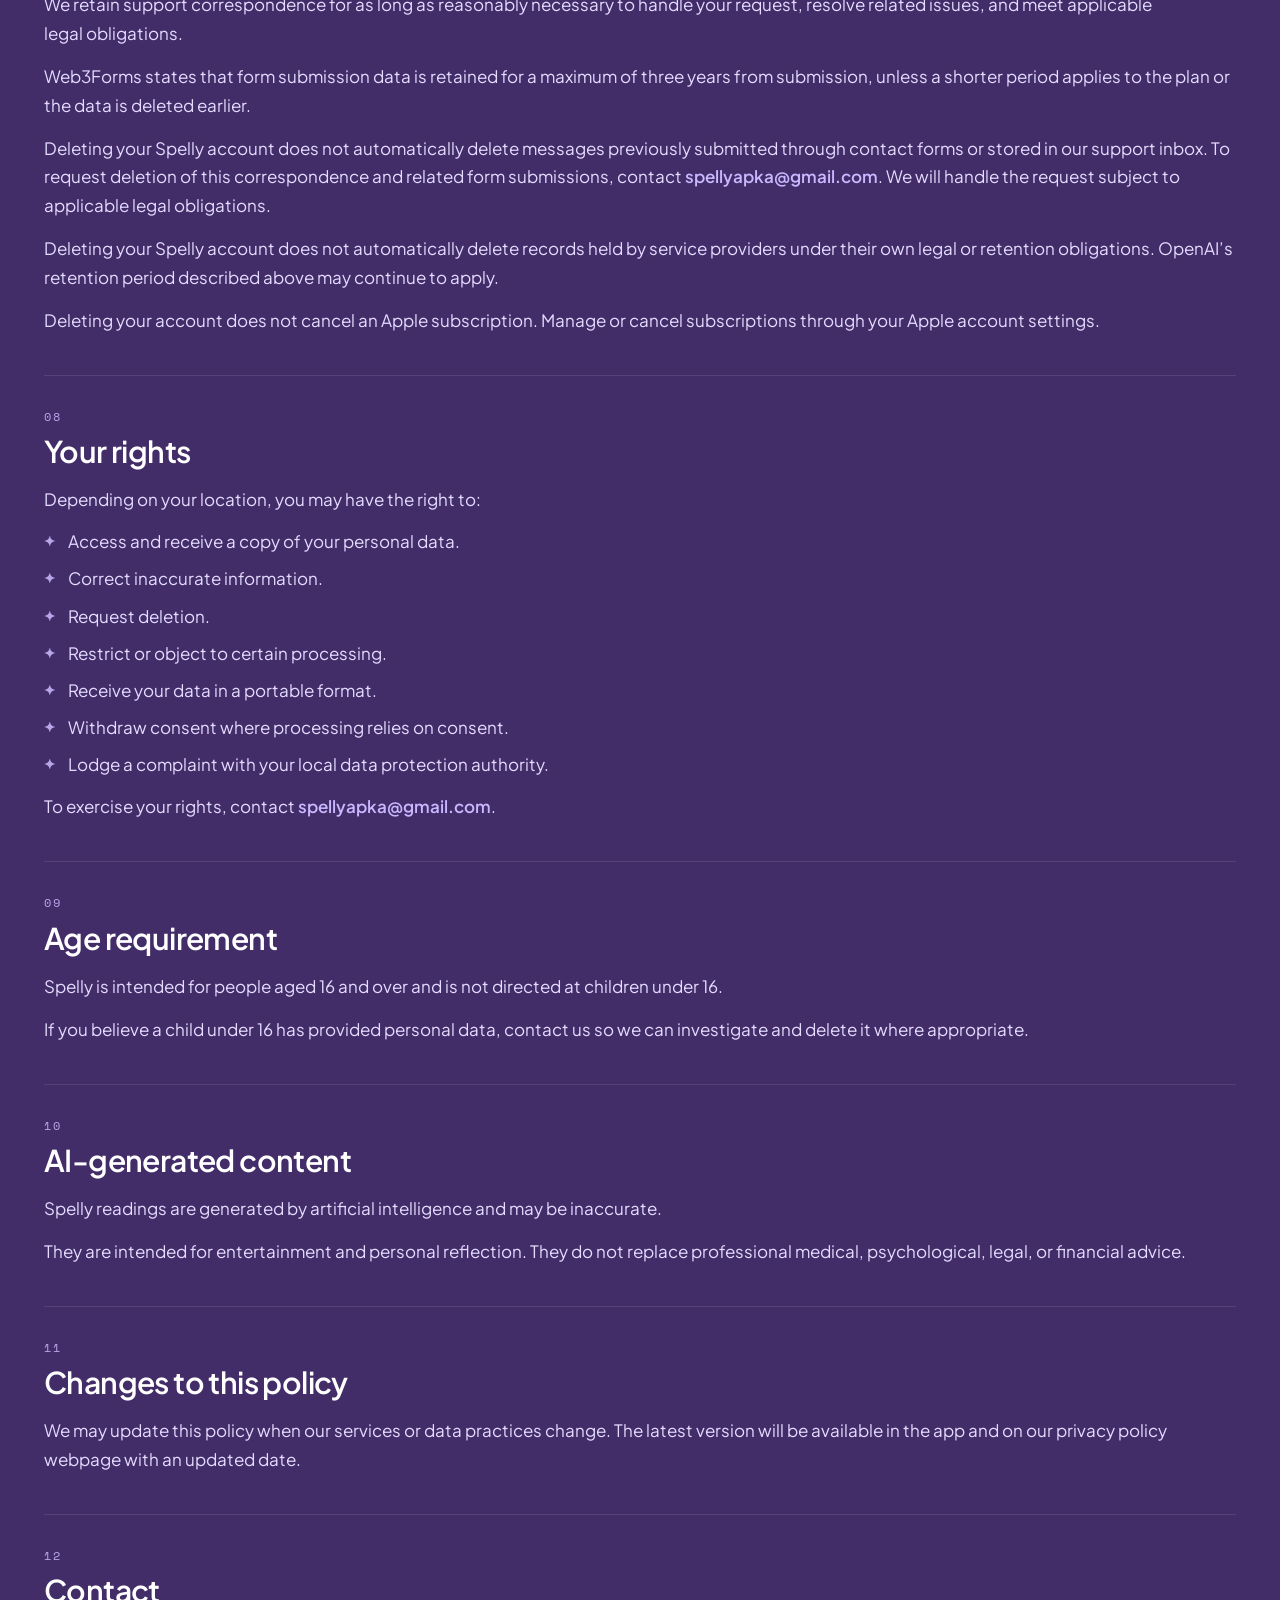
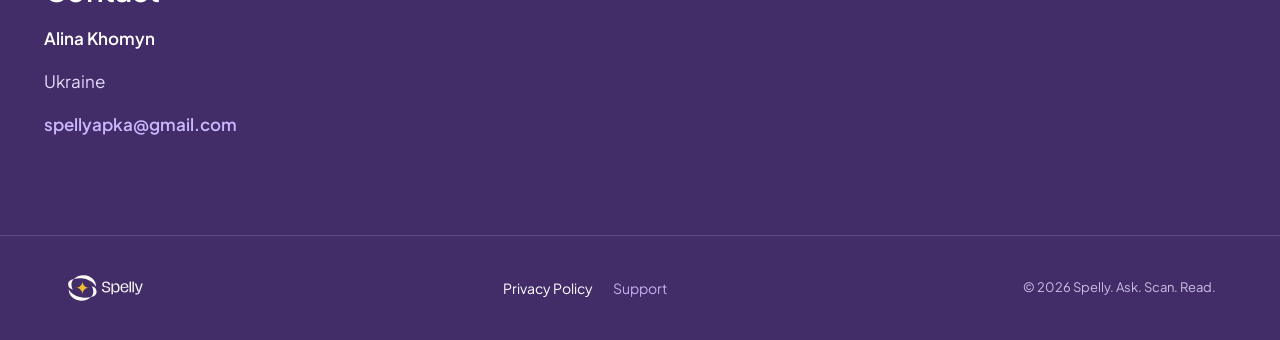
<file: privacy.html>
<!DOCTYPE html>
<html lang="en">
<head>
  <meta charset="UTF-8" />
  <meta name="viewport" content="width=device-width, initial-scale=1.0" />
  <title>Privacy Policy — Spelly</title>
  <meta name="description" content="How Spelly collects, uses and protects your personal data." />
  <link rel="canonical" href="https://spelly.site/privacy.html" />
  <meta name="robots" content="index, follow" />
  <meta name="theme-color" content="#0b0614" />
  <link rel="icon" type="image/png" href="materials/Logo%20icon%20for%20web.png" />
  <link rel="apple-touch-icon" href="materials/icon%20for%20google%20ads.png" />
  <link rel="preconnect" href="https://fonts.googleapis.com" />
  <link rel="preconnect" href="https://fonts.gstatic.com" crossorigin />
  <link href="https://fonts.googleapis.com/css2?family=Plus+Jakarta+Sans:ital,wght@0,400;0,500;0,600;0,700;0,800&family=Space+Mono:wght@400;700&display=swap" rel="stylesheet" />
  <link rel="stylesheet" href="styles.css" />
</head>
<body class="page-support page-policy">
  <header class="nav" id="top">
    <div class="container nav__inner">
      <a class="nav__logo" href="index.html" aria-label="Spelly home">
        <img src="materials/logo.svg" alt="Spelly" />
      </a>
    </div>
  </header>

  <main class="support policy">
    <div class="support__decor" aria-hidden="true">
      <div class="support__glow"></div>
      <svg class="spark ssp-1" viewBox="0 0 24 24"><path d="M12 2c.4 5.1 4.5 9.2 9.6 9.6v.8C16.5 12.8 12.4 16.9 12 22h-.8C10.8 16.9 6.7 12.8 1.6 12.4v-.8C6.7 11.2 10.8 7.1 11.2 2h.8z"/></svg>
      <svg class="spark ssp-2" viewBox="0 0 24 24"><path d="M12 2c.4 5.1 4.5 9.2 9.6 9.6v.8C16.5 12.8 12.4 16.9 12 22h-.8C10.8 16.9 6.7 12.8 1.6 12.4v-.8C6.7 11.2 10.8 7.1 11.2 2h.8z"/></svg>
      <svg class="spark ssp-3" viewBox="0 0 24 24"><path d="M12 2c.4 5.1 4.5 9.2 9.6 9.6v.8C16.5 12.8 12.4 16.9 12 22h-.8C10.8 16.9 6.7 12.8 1.6 12.4v-.8C6.7 11.2 10.8 7.1 11.2 2h.8z"/></svg>
      <svg class="spark ssp-4" viewBox="0 0 24 24"><path d="M12 2c.4 5.1 4.5 9.2 9.6 9.6v.8C16.5 12.8 12.4 16.9 12 22h-.8C10.8 16.9 6.7 12.8 1.6 12.4v-.8C6.7 11.2 10.8 7.1 11.2 2h.8z"/></svg>
    </div>

    <div class="container policy__wrap">
      <div class="policy__head">
        <h1 class="policy__title">Privacy Policy</h1>
        <div class="policy__updated">Last updated • 29.10.2026</div>
        <p class="policy__intro">Spelly respects your privacy. This policy explains what personal data we process, why we process it, and how you can manage it. It also covers information you submit through Spelly’s contact and support forms.</p>
      </div>

      <div class="policy__sections">
      <section class="policy__section" id="s1">
        <div class="policy__num">01</div>
        <h2>Who we are</h2>
        <div class="policy__body">
          <p>Spelly is operated by Alina Khomyn, a sole proprietor registered in Ukraine, who is responsible for processing your personal data.</p>
          <p>For privacy questions or requests, contact <a href="mailto:spellyapka@gmail.com">spellyapka@gmail.com</a>.</p>
        </div>
      </section>
      <section class="policy__section" id="s2">
        <div class="policy__num">02</div>
        <h2>Information we process</h2>
        <div class="policy__body">
          <h3>Account and profile</h3>
          <p>When you create an account, we store your email address, sign-in method, internal account identifier, and display name.</p>
          <p>We also store the information you provide during onboarding: your date, time, and city of birth, gender, and preferred language. We use this information to personalize your astrology and energy profile.</p>
          <p>If you complete the Animal Guide quiz, we store your resulting totem animal. We do not store your individual quiz answers.</p>
          <p>Your birth city is entered manually. Spelly does not access your device’s GPS location.</p>
          <h3>Questions and readings</h3>
          <p>We store your questions, card names and orientations, and AI-generated readings so you can revisit them in your private history.</p>
          <p>Readings are automatically deleted after 30 days unless you mark them with a star. Starred readings remain saved until you remove the star, delete the reading, or delete your account.</p>
          <h3>Card scanning</h3>
          <p>When you scan physical cards, images are processed on your device. Small card crops are sent through our server to Google Cloud Vision for text recognition.</p>
          <p>We process these images in memory for the duration of the request and do not store them.</p>
          <p>You can also scan a photo from your device’s gallery. Spelly accesses only the images you choose to open and does not browse or upload your photo library.</p>
          <h3>Affirmations and preferences</h3>
          <p>Your Spellbook affirmations are stored only on your device and are not uploaded to our servers.</p>
          <h3>Usage and crash data</h3>
          <p>We maintain daily reading and scan counters to apply fair-use limits.</p>
          <p>We use Firebase Crashlytics to receive technical crash reports, such as stack traces, device model, and operating system version. We do not link these reports to your account identity or use them for advertising or tracking.</p>
          <h3>Subscriptions</h3>
          <p>We receive purchase confirmations and store only your subscription status on your account.</p>
          <p>Apple processes payments. We do not receive your payment card details.</p>
          <h3>Contact and support requests</h3>
          <p>When you submit a contact or support form, we process the information you enter, such as your email address, name if provided, message, and any other information you choose to include.</p>
          <p>We use Web3Forms to process form submissions and deliver them to our support email inbox. Web3Forms may also process technical information, including your IP address, for service operation, security, and spam prevention.</p>
          <p>Please do not include passwords, payment card details, or sensitive personal information that is not necessary to resolve your request.</p>
        </div>
      </section>
      <section class="policy__section" id="s3">
        <div class="policy__num">03</div>
        <h2>How we use your information</h2>
        <div class="policy__body">
          <p>We use your information to:</p>
          <ul class="policy__list">
            <li><svg viewBox="0 0 24 24" aria-hidden="true"><path d="M12 2c.4 5.1 4.5 9.2 9.6 9.6v.8C16.5 12.8 12.4 16.9 12 22h-.8C10.8 16.9 6.7 12.8 1.6 12.4v-.8C6.7 11.2 10.8 7.1 11.2 2h.8z"/></svg><span>Create and manage your account.</span></li>
            <li><svg viewBox="0 0 24 24" aria-hidden="true"><path d="M12 2c.4 5.1 4.5 9.2 9.6 9.6v.8C16.5 12.8 12.4 16.9 12 22h-.8C10.8 16.9 6.7 12.8 1.6 12.4v-.8C6.7 11.2 10.8 7.1 11.2 2h.8z"/></svg><span>Personalize your profile and app experience.</span></li>
            <li><svg viewBox="0 0 24 24" aria-hidden="true"><path d="M12 2c.4 5.1 4.5 9.2 9.6 9.6v.8C16.5 12.8 12.4 16.9 12 22h-.8C10.8 16.9 6.7 12.8 1.6 12.4v-.8C6.7 11.2 10.8 7.1 11.2 2h.8z"/></svg><span>Generate and save readings.</span></li>
            <li><svg viewBox="0 0 24 24" aria-hidden="true"><path d="M12 2c.4 5.1 4.5 9.2 9.6 9.6v.8C16.5 12.8 12.4 16.9 12 22h-.8C10.8 16.9 6.7 12.8 1.6 12.4v-.8C6.7 11.2 10.8 7.1 11.2 2h.8z"/></svg><span>Recognize scanned cards.</span></li>
            <li><svg viewBox="0 0 24 24" aria-hidden="true"><path d="M12 2c.4 5.1 4.5 9.2 9.6 9.6v.8C16.5 12.8 12.4 16.9 12 22h-.8C10.8 16.9 6.7 12.8 1.6 12.4v-.8C6.7 11.2 10.8 7.1 11.2 2h.8z"/></svg><span>Manage subscriptions and usage limits.</span></li>
            <li><svg viewBox="0 0 24 24" aria-hidden="true"><path d="M12 2c.4 5.1 4.5 9.2 9.6 9.6v.8C16.5 12.8 12.4 16.9 12 22h-.8C10.8 16.9 6.7 12.8 1.6 12.4v-.8C6.7 11.2 10.8 7.1 11.2 2h.8z"/></svg><span>Identify crashes and improve app reliability.</span></li>
            <li><svg viewBox="0 0 24 24" aria-hidden="true"><path d="M12 2c.4 5.1 4.5 9.2 9.6 9.6v.8C16.5 12.8 12.4 16.9 12 22h-.8C10.8 16.9 6.7 12.8 1.6 12.4v-.8C6.7 11.2 10.8 7.1 11.2 2h.8z"/></svg><span>Receive and respond to privacy and support requests.</span></li>
            <li><svg viewBox="0 0 24 24" aria-hidden="true"><path d="M12 2c.4 5.1 4.5 9.2 9.6 9.6v.8C16.5 12.8 12.4 16.9 12 22h-.8C10.8 16.9 6.7 12.8 1.6 12.4v-.8C6.7 11.2 10.8 7.1 11.2 2h.8z"/></svg><span>Protect contact forms against spam and abuse.</span></li>
          </ul>
          <p>We do not sell personal data, share it with advertisers, or track you across other companies’ apps and websites.</p>
          <p>Spelly does not use advertising SDKs or third-party analytics. We do not access your contacts or microphone.</p>
        </div>
      </section>
      <section class="policy__section" id="s4">
        <div class="policy__num">04</div>
        <h2>Services that process your information</h2>
        <div class="policy__body">
          <h3>Google Firebase and Google Cloud</h3>
          <p>We use Google services for authentication, database storage, server functions, card text recognition, and crash reporting.</p>
          <h3>OpenAI</h3>
          <p>To generate a reading, our server sends OpenAI your question, card names and orientations, optional topic tags, and app language.</p>
          <p>We do not send your name, email address, account identifier, or photos to OpenAI. Personal information you include in your question will, however, be included in that request.</p>
          <p>OpenAI does not use API data to train its models by default. Abuse-monitoring logs may be retained for up to 30 days, with exceptions where longer retention is legally required or necessary to protect its services or others.</p>
          <h3>Apple</h3>
          <p>Apple processes in-app payments and manages your subscription. We store only your subscription status on your account.</p>
          <h3>Web3Forms</h3>
          <p>We use Web3Forms, operated by Web3Creative, to process contact and support form submissions and deliver them to our email inbox.</p>
          <p>Web3Forms acts as a data processor on our behalf for information submitted through these forms. It uses infrastructure and spam-prevention providers to operate and secure its service. Its privacy policy states that submitters’ IP addresses and email addresses may be processed by spam-prevention services.</p>
          <p>This processing relates to information submitted through contact and support forms. It does not, by itself, give Web3Forms access to your Spelly account, saved readings, or photos.</p>
          <p>For further information, see <a href="https://web3forms.com/privacy">web3forms.com/privacy</a>.</p>
        </div>
      </section>
      <section class="policy__section" id="s5">
        <div class="policy__num">05</div>
        <h2>Data storage and security</h2>
        <div class="policy__body">
          <p>Account and reading data is stored in Google Cloud Firestore in the United States. Our server functions run in Belgium. OpenAI also processes reading requests in the United States.</p>
          <p>Web3Forms operates from India and uses infrastructure providers that may process form submissions in multiple regions. Support messages are also processed and stored by our email provider when delivered to our support inbox.</p>
          <p>For transfers from the European Economic Area, the United Kingdom, or Switzerland, Web3Forms states that it uses appropriate safeguards, including Standard Contractual Clauses, as described in its Data Processing Agreement.</p>
          <p>Data is encrypted in transit and at rest. No method of storage or transmission is completely secure.</p>
        </div>
      </section>
      <section class="policy__section" id="s6">
        <div class="policy__num">06</div>
        <h2>Legal bases</h2>
        <div class="policy__body">
          <p>Where EU or UK data protection law applies, we process information as necessary to provide the services you request, including your account, readings, and subscriptions.</p>
          <p>We rely on our legitimate interests to maintain app security, enforce fair-use limits, diagnose technical problems, respond to general enquiries, and prevent spam and abuse, subject to your rights and interests.</p>
          <p>Where a support request is necessary to provide our services or handle a request to enter into a contract, we process the relevant information for that purpose.</p>
          <p>Where consent is required, we ask for it. You may withdraw that consent at any time without affecting the lawfulness of earlier processing.</p>
          <p>We may also process information to meet applicable legal obligations.</p>
        </div>
      </section>
      <section class="policy__section" id="s7">
        <div class="policy__num">07</div>
        <h2>Retention and account deletion</h2>
        <div class="policy__body">
          <p>We retain your account and profile information while your account is active.</p>
          <p>Unstarred readings are automatically deleted after 30 days. Starred readings remain saved until you unstar or delete them, or delete your account.</p>
          <p>You can delete your account in <strong>Settings → Delete Account</strong>. This permanently deletes your Firebase account, profile, stored readings, and server-side usage counters. Local affirmations and preferences are also cleared.</p>
          <p>You may also request deletion by emailing <a href="mailto:spellyapka@gmail.com">spellyapka@gmail.com</a>. We respond to privacy requests within 30 days, subject to any extensions permitted by applicable law.</p>
          <h3>Contact and support messages</h3>
          <p>We retain support correspondence for as long as reasonably necessary to handle your request, resolve related issues, and meet applicable legal obligations.</p>
          <p>Web3Forms states that form submission data is retained for a maximum of three years from submission, unless a shorter period applies to the plan or the data is deleted earlier.</p>
          <p>Deleting your Spelly account does not automatically delete messages previously submitted through contact forms or stored in our support inbox. To request deletion of this correspondence and related form submissions, contact <a href="mailto:spellyapka@gmail.com">spellyapka@gmail.com</a>. We will handle the request subject to applicable legal obligations.</p>
          <p>Deleting your Spelly account does not automatically delete records held by service providers under their own legal or retention obligations. OpenAI’s retention period described above may continue to apply.</p>
          <p>Deleting your account does not cancel an Apple subscription. Manage or cancel subscriptions through your Apple account settings.</p>
        </div>
      </section>
      <section class="policy__section" id="s8">
        <div class="policy__num">08</div>
        <h2>Your rights</h2>
        <div class="policy__body">
          <p>Depending on your location, you may have the right to:</p>
          <ul class="policy__list">
            <li><svg viewBox="0 0 24 24" aria-hidden="true"><path d="M12 2c.4 5.1 4.5 9.2 9.6 9.6v.8C16.5 12.8 12.4 16.9 12 22h-.8C10.8 16.9 6.7 12.8 1.6 12.4v-.8C6.7 11.2 10.8 7.1 11.2 2h.8z"/></svg><span>Access and receive a copy of your personal data.</span></li>
            <li><svg viewBox="0 0 24 24" aria-hidden="true"><path d="M12 2c.4 5.1 4.5 9.2 9.6 9.6v.8C16.5 12.8 12.4 16.9 12 22h-.8C10.8 16.9 6.7 12.8 1.6 12.4v-.8C6.7 11.2 10.8 7.1 11.2 2h.8z"/></svg><span>Correct inaccurate information.</span></li>
            <li><svg viewBox="0 0 24 24" aria-hidden="true"><path d="M12 2c.4 5.1 4.5 9.2 9.6 9.6v.8C16.5 12.8 12.4 16.9 12 22h-.8C10.8 16.9 6.7 12.8 1.6 12.4v-.8C6.7 11.2 10.8 7.1 11.2 2h.8z"/></svg><span>Request deletion.</span></li>
            <li><svg viewBox="0 0 24 24" aria-hidden="true"><path d="M12 2c.4 5.1 4.5 9.2 9.6 9.6v.8C16.5 12.8 12.4 16.9 12 22h-.8C10.8 16.9 6.7 12.8 1.6 12.4v-.8C6.7 11.2 10.8 7.1 11.2 2h.8z"/></svg><span>Restrict or object to certain processing.</span></li>
            <li><svg viewBox="0 0 24 24" aria-hidden="true"><path d="M12 2c.4 5.1 4.5 9.2 9.6 9.6v.8C16.5 12.8 12.4 16.9 12 22h-.8C10.8 16.9 6.7 12.8 1.6 12.4v-.8C6.7 11.2 10.8 7.1 11.2 2h.8z"/></svg><span>Receive your data in a portable format.</span></li>
            <li><svg viewBox="0 0 24 24" aria-hidden="true"><path d="M12 2c.4 5.1 4.5 9.2 9.6 9.6v.8C16.5 12.8 12.4 16.9 12 22h-.8C10.8 16.9 6.7 12.8 1.6 12.4v-.8C6.7 11.2 10.8 7.1 11.2 2h.8z"/></svg><span>Withdraw consent where processing relies on consent.</span></li>
            <li><svg viewBox="0 0 24 24" aria-hidden="true"><path d="M12 2c.4 5.1 4.5 9.2 9.6 9.6v.8C16.5 12.8 12.4 16.9 12 22h-.8C10.8 16.9 6.7 12.8 1.6 12.4v-.8C6.7 11.2 10.8 7.1 11.2 2h.8z"/></svg><span>Lodge a complaint with your local data protection authority.</span></li>
          </ul>
          <p>To exercise your rights, contact <a href="mailto:spellyapka@gmail.com">spellyapka@gmail.com</a>.</p>
        </div>
      </section>
      <section class="policy__section" id="s9">
        <div class="policy__num">09</div>
        <h2>Age requirement</h2>
        <div class="policy__body">
          <p>Spelly is intended for people aged 16 and over and is not directed at children under 16.</p>
          <p>If you believe a child under 16 has provided personal data, contact us so we can investigate and delete it where appropriate.</p>
        </div>
      </section>
      <section class="policy__section" id="s10">
        <div class="policy__num">10</div>
        <h2>AI-generated content</h2>
        <div class="policy__body">
          <p>Spelly readings are generated by artificial intelligence and may be inaccurate.</p>
          <p>They are intended for entertainment and personal reflection. They do not replace professional medical, psychological, legal, or financial advice.</p>
        </div>
      </section>
      <section class="policy__section" id="s11">
        <div class="policy__num">11</div>
        <h2>Changes to this policy</h2>
        <div class="policy__body">
          <p>We may update this policy when our services or data practices change. The latest version will be available in the app and on our privacy policy webpage with an updated date.</p>
        </div>
      </section>
      <section class="policy__section" id="s12">
        <div class="policy__num">12</div>
        <h2>Contact</h2>
        <div class="policy__body">
          <p><strong>Alina Khomyn</strong></p>
          <p>Ukraine</p>
          <p><a href="mailto:spellyapka@gmail.com">spellyapka@gmail.com</a></p>
        </div>
      </section>
      </div>
    </div>
  </main>

  <footer class="footer">
    <div class="container footer__inner">
      <a class="footer__logo" href="index.html" aria-label="Spelly"><img src="materials/logo.svg" alt="Spelly" /></a>
      <nav class="footer__links" aria-label="Footer">
        <a href="privacy.html" aria-current="page">Privacy Policy</a>
        <a href="support.html">Support</a>
      </nav>
      <p class="footer__copy">© 2026 Spelly. Ask. Scan. Read.</p>
    </div>
  </footer>

  <script src="config.js"></script>
  <script src="script.js"></script>
</body>
</html>
</file>
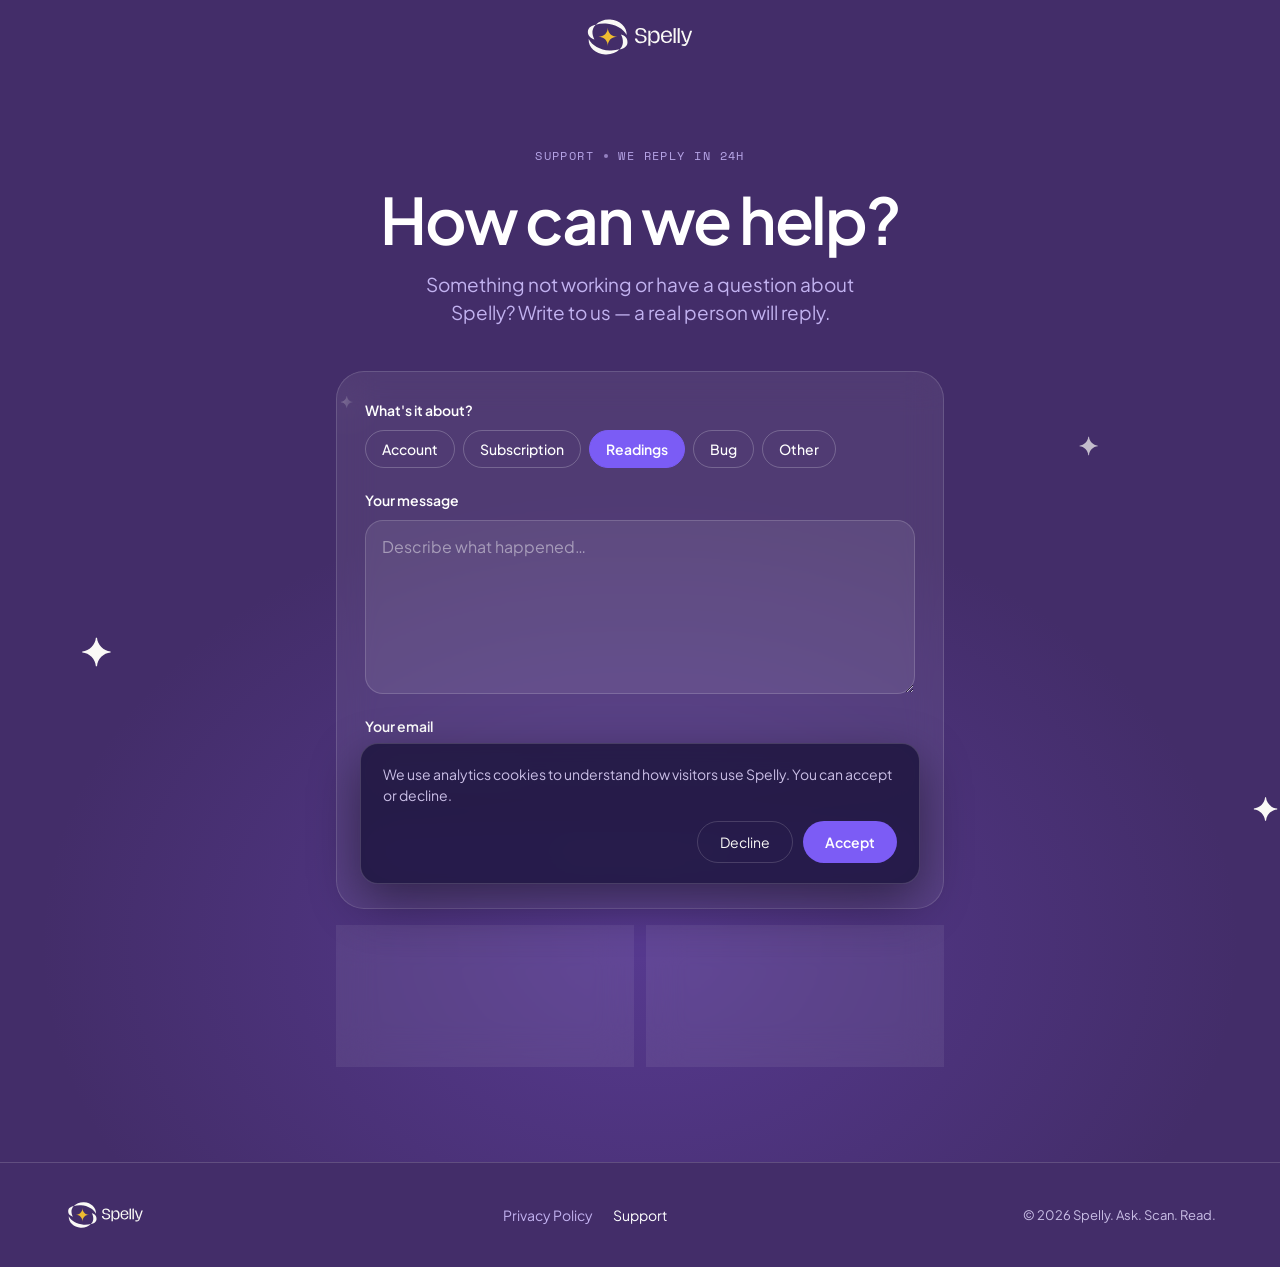
<file: support.html>
<!DOCTYPE html>
<html lang="en">
<head>
  <meta charset="UTF-8" />
  <meta name="viewport" content="width=device-width, initial-scale=1.0" />
  <title>Support — Spelly</title>
  <meta name="description" content="Something not working or have a question about Spelly? Write to us — a real person will reply within 24 hours." />
  <link rel="canonical" href="https://spelly.site/support.html" />
  <meta name="robots" content="index, follow" />
  <meta name="theme-color" content="#442A69" />

  <!-- icons -->
  <link rel="icon" type="image/png" href="materials/Logo%20icon%20for%20web.png" />
  <link rel="apple-touch-icon" href="materials/icon%20for%20google%20ads.png" />

  <!-- social / open graph -->
  <meta property="og:title" content="Support — Spelly" />
  <meta property="og:description" content="Write to us — a real person will reply within 24 hours." />
  <meta property="og:image" content="https://spelly.site/materials/Splash%20screen.png" />
  <meta property="og:url" content="https://spelly.site/support.html" />
  <meta property="og:type" content="website" />
  <meta property="og:site_name" content="Spelly" />
  <meta name="twitter:card" content="summary_large_image" />

  <!-- fonts -->
  <link rel="preconnect" href="https://fonts.googleapis.com" />
  <link rel="preconnect" href="https://fonts.gstatic.com" crossorigin />
  <link href="https://fonts.googleapis.com/css2?family=Plus+Jakarta+Sans:ital,wght@0,400;0,500;0,600;0,700;0,800&family=Space+Mono:wght@400;700&display=swap" rel="stylesheet" />

  <link rel="stylesheet" href="styles.css" />

  <!-- Google Analytics 4 + Consent Mode v2 -->
  <script>
    window.dataLayer = window.dataLayer || [];
    function gtag(){dataLayer.push(arguments);}
    gtag('consent', 'default', {
      ad_storage: 'denied',
      ad_user_data: 'denied',
      ad_personalization: 'denied',
      analytics_storage: 'denied',
      wait_for_update: 500
    });
    try {
      if (localStorage.getItem('spelly_consent') === 'granted') {
        gtag('consent', 'update', {
          ad_storage: 'granted',
          ad_user_data: 'granted',
          ad_personalization: 'granted',
          analytics_storage: 'granted'
        });
      }
    } catch (e) {}
  </script>
  <script async src="https://www.googletagmanager.com/gtag/js?id=G-XJ9HLSKZL2"></script>
  <script>
    gtag('js', new Date());
    gtag('config', 'G-XJ9HLSKZL2');
  </script>
</head>
<body class="page-support">
  <!-- ===================== NAVBAR (shared) ===================== -->
  <header class="nav" id="top">
    <div class="container nav__inner">
      <a class="nav__logo" href="index.html" aria-label="Spelly home">
        <img src="materials/logo.svg" alt="Spelly" />
      </a>
    </div>
  </header>

  <main class="support">
    <!-- decor: radial glow + sparkles -->
    <div class="support__decor" aria-hidden="true">
      <div class="support__glow"></div>
      <svg class="spark ssp-1" viewBox="0 0 24 24"><path d="M12 2c.4 5.1 4.5 9.2 9.6 9.6v.8C16.5 12.8 12.4 16.9 12 22h-.8C10.8 16.9 6.7 12.8 1.6 12.4v-.8C6.7 11.2 10.8 7.1 11.2 2h.8z"/></svg>
      <svg class="spark ssp-2" viewBox="0 0 24 24"><path d="M12 2c.4 5.1 4.5 9.2 9.6 9.6v.8C16.5 12.8 12.4 16.9 12 22h-.8C10.8 16.9 6.7 12.8 1.6 12.4v-.8C6.7 11.2 10.8 7.1 11.2 2h.8z"/></svg>
      <svg class="spark ssp-3" viewBox="0 0 24 24"><path d="M12 2c.4 5.1 4.5 9.2 9.6 9.6v.8C16.5 12.8 12.4 16.9 12 22h-.8C10.8 16.9 6.7 12.8 1.6 12.4v-.8C6.7 11.2 10.8 7.1 11.2 2h.8z"/></svg>
      <svg class="spark ssp-4" viewBox="0 0 24 24"><path d="M12 2c.4 5.1 4.5 9.2 9.6 9.6v.8C16.5 12.8 12.4 16.9 12 22h-.8C10.8 16.9 6.7 12.8 1.6 12.4v-.8C6.7 11.2 10.8 7.1 11.2 2h.8z"/></svg>
    </div>

    <div class="support__wrap">
      <!-- ===================== INTRO ===================== -->
      <div class="support__head">
        <p class="eyebrow reveal"><span>Support</span><i></i><span>We reply in 24h</span></p>
        <h1 class="support__title reveal" data-d="1">How can we help?</h1>
        <p class="support__lead reveal" data-d="2">Something not working or have a question about Spelly? Write to us — a real person will reply.</p>
      </div>

      <!-- ===================== FORM CARD ===================== -->
      <form class="glass support__form reveal" data-d="3" id="supportForm" novalidate>
        <div class="sfield">
          <span class="sfield__label" id="topicLabel">What's it about?</span>
          <div class="chips" role="radiogroup" aria-labelledby="topicLabel" id="topicChips">
            <button type="button" class="chip" role="radio" aria-checked="false" data-topic="Account">Account</button>
            <button type="button" class="chip" role="radio" aria-checked="false" data-topic="Subscription">Subscription</button>
            <button type="button" class="chip is-selected" role="radio" aria-checked="true" data-topic="Readings">Readings</button>
            <button type="button" class="chip" role="radio" aria-checked="false" data-topic="Bug">Bug</button>
            <button type="button" class="chip" role="radio" aria-checked="false" data-topic="Other">Other</button>
          </div>
        </div>

        <div class="sfield">
          <label class="sfield__label" for="supportMessage">Your message</label>
          <textarea class="sfield__textarea" id="supportMessage" name="message" rows="6" placeholder="Describe what happened…" required></textarea>
        </div>

        <div class="sfield">
          <label class="sfield__label" for="supportEmail">Your email</label>
          <input class="sfield__input" id="supportEmail" name="email" type="email" inputmode="email" autocomplete="email" placeholder="Enter your email" required />
        </div>

        <input type="checkbox" id="supportBotcheck" name="botcheck" class="hp" tabindex="-1" autocomplete="off" aria-hidden="true" />
        <button type="submit" class="btn btn--primary sbtn" id="supportSend" disabled>
          Send message
          <svg class="ico-star" viewBox="0 0 24 24" aria-hidden="true"><path d="M12 2c.4 5.1 4.5 9.2 9.6 9.6v.8C16.5 12.8 12.4 16.9 12 22h-.8C10.8 16.9 6.7 12.8 1.6 12.4v-.8C6.7 11.2 10.8 7.1 11.2 2h.8z"/></svg>
        </button>
        <p class="support__error" id="supportError" hidden>Couldn't send. Check your connection and try again.</p>
      </form>

      <!-- ===================== SENT STATE ===================== -->
      <div class="glass glass--sent" id="supportSent" hidden>
        <div class="sent__badge" aria-hidden="true">
          <svg viewBox="0 0 24 24"><path d="M12 2c.4 5.1 4.5 9.2 9.6 9.6v.8C16.5 12.8 12.4 16.9 12 22h-.8C10.8 16.9 6.7 12.8 1.6 12.4v-.8C6.7 11.2 10.8 7.1 11.2 2h.8z"/></svg>
        </div>
        <h2 class="sent__title">Message sent</h2>
        <p class="sent__text">We'll reply to <span class="sent__email" id="sentEmail"></span> within 24 hours.</p>
        <button type="button" class="sbtn--ghost" id="supportReset">Send another</button>
      </div>

      <!-- ===================== INFO CARDS ===================== -->
      <div class="support__info reveal" data-d="4">
        <div class="glass icard">
          <div class="icard__label">Email</div>
          <a class="icard__link" href="mailto:spellyapka@gmail.com">spellyapka@gmail.com</a>
        </div>
        <div class="glass icard">
          <div class="icard__label">Subscriptions</div>
          <p class="icard__text">Cancel or manage in iPhone Settings → your name → Subscriptions.</p>
        </div>
      </div>
    </div>
  </main>

  <!-- ===================== COOKIE CONSENT ===================== -->
  <div class="cookie" id="cookieBanner" hidden role="dialog" aria-label="Cookie consent">
    <p class="cookie__text">We use analytics cookies to understand how visitors use Spelly. You can accept or decline.</p>
    <div class="cookie__actions">
      <button class="cookie__btn cookie__btn--ghost" id="cookieDecline">Decline</button>
      <button class="btn btn--primary cookie__btn" id="cookieAccept">Accept</button>
    </div>
  </div>

  <!-- ===================== FOOTER (shared) ===================== -->
  <footer class="footer">
    <div class="container footer__inner">
      <a class="footer__logo" href="index.html" aria-label="Spelly"><img src="materials/logo.svg" alt="Spelly" /></a>
      <nav class="footer__links" aria-label="Footer">
        <a href="privacy.html">Privacy Policy</a>
        <a href="support.html" aria-current="page">Support</a>
      </nav>
      <p class="footer__copy">© 2026 Spelly. Ask. Scan. Read.</p>
    </div>
  </footer>

  <script src="config.js"></script>
  <script src="script.js"></script>
</body>
</html>
</file>
<file: styles.css>
/* ===================== TOKENS / RESET ===================== */
:root{
  --bg-top:#43307c;
  --bg-mid:#392a6b;
  --bg-deep:#221944;
  --purple:#7c5cf5;
  --purple-h:#9379ff;
  --cream:#faf9f6;
  --cream-dim:#cabfe6;
  --lilac:#b6a4e6;
  --gold:#efbc30;
  --line:rgba(250,249,246,.16);
  --maxw:1200px;
  --nav-h:74px;
  --ease:cubic-bezier(.22,.61,.36,1);
  font-synthesis-weight:none;
}

*,*::before,*::after{box-sizing:border-box;margin:0;padding:0}
html{scroll-behavior:smooth;-webkit-text-size-adjust:100%}
body{
  font-family:"Plus Jakarta Sans",system-ui,sans-serif;
  color:var(--cream);
  line-height:1.45;
  overflow-x:hidden;
  -webkit-font-smoothing:antialiased;
  background:#432D69;
}
img{display:block;max-width:100%}
a{color:inherit;text-decoration:none}
button{font-family:inherit;cursor:pointer;border:0;background:none}

.container{width:100%;max-width:var(--maxw);margin-inline:auto;padding-inline:24px}

/* ===================== HERO DECOR (cards · glow · sparkles, hero only) ===================== */
.hero__decor{position:absolute;inset:0;z-index:0;pointer-events:none}

/* radial glow behind phone 1 — centre colour #815DEF, centred on the phone's bottom edge.
   ellipse centred at 50% 100% → bottom half is clipped by the box, top half radiates up the page. */
.hero__glow{
  position:absolute;left:50%;bottom:0;transform:translateX(-50%);
  width:min(1584px,216%);height:77%;
  background:radial-gradient(ellipse 50% 100% at 50% 100%,
    rgba(129,93,239,.92) 0%, rgba(129,93,239,.5) 32%, rgba(129,93,239,.15) 58%, rgba(129,93,239,0) 80%);
}

/* scattered tarot cards — varied size & blur, static */
.bg-card{
  position:absolute;border-radius:12px;z-index:2;
}
/* fixed widths (no growth); positions anchored to the page centre with a small vw term
   so the gap to the phone gently stretches/contracts with the viewport (not strongly) */
.bgc-1{width:108px;top:33%;left:calc(50% - 410px - 6vw);transform:rotate(-14deg);filter:blur(2px);opacity:.92}
.bgc-2{width:138px;top:64%;left:calc(50% - 345px - 6vw);transform:rotate(7deg);filter:blur(3px);opacity:.96}
.bgc-3{width:94px;top:30%;right:calc(50% - 410px - 6vw);transform:rotate(12deg);filter:blur(5px);opacity:.7}
.bgc-4{width:79px;top:50%;left:calc(50% - 495px - 6vw);transform:rotate(-9deg);filter:blur(7px);opacity:.5}
.bgc-5{width:142px;top:58%;right:calc(50% - 390px - 6vw);transform:rotate(-10deg);filter:blur(1.5px);opacity:.96}

/* logo-style 4-point sparkles — large, random, some blurred. z-index:1 keeps them
   BEHIND the cards (z-index:2) so a sparkle never sits on top of a card */
.spark{position:absolute;fill:#faf9f6;z-index:1}
.sp-1{width:34px;top:40%;left:11%;transform:rotate(8deg)}
.sp-2{width:18px;top:33%;right:30%;filter:blur(1.5px);opacity:.8}
.sp-3{width:42px;top:85%;right:12%}
.sp-4{width:14px;top:72%;left:24%;opacity:.7}
.sp-5{width:24px;top:27%;right:21%;filter:blur(2px);opacity:.6}
.sp-6{width:13px;top:23%;left:33%;opacity:.6}
.sp-7{width:28px;top:55%;right:5%;transform:rotate(-6deg)}
/* extra small blurred background sparkles */
.sp-8{width:11px;top:18%;left:43%;filter:blur(1.2px);opacity:.5;transform:rotate(12deg)}
.sp-9{width:9px;top:79%;left:39%;filter:blur(1.5px);opacity:.45}
.sp-10{width:13px;top:14%;right:37%;filter:blur(1.4px);opacity:.5;transform:rotate(-8deg)}
.sp-11{width:8px;top:90%;left:52%;filter:blur(2px);opacity:.4}
.sp-12{width:12px;top:47%;right:34%;filter:blur(1.3px);opacity:.5;transform:rotate(6deg)}

/* ===================== BUTTONS ===================== */
.btn{
  display:inline-flex;align-items:center;justify-content:center;gap:9px;
  font-weight:600;font-size:15px;border-radius:999px;
  transition:transform .18s var(--ease), background .2s ease, box-shadow .2s ease;
  white-space:nowrap;
}
.btn--primary{
  background:var(--purple);color:#fff;padding:14px 24px;
}
.btn--primary:hover{background:var(--purple-h);transform:translateY(-2px);box-shadow:0 18px 38px -10px rgba(124,92,245,.85)}
.btn--lg{padding:16px 28px;font-size:16px}
.btn--block{width:100%}
.ico-star{width:17px;height:17px;fill:currentColor;flex:none}

/* ===================== NAVBAR ===================== */
.nav{
  position:sticky;top:0;z-index:60;
  transition:background .3s ease, border-color .3s ease, backdrop-filter .3s ease;
  border-bottom:1px solid transparent;
}
.nav.scrolled{
  background:rgba(45,30,75,.72);
  backdrop-filter:blur(16px);-webkit-backdrop-filter:blur(16px);
  border-bottom-color:var(--line);
}
.nav__inner{display:flex;align-items:center;justify-content:center;height:var(--nav-h)}
.nav__logo img{height:44.4px;width:auto}
.nav__link{font-size:14px;font-weight:600;color:var(--cream);display:inline-flex;align-items:center;gap:7px;transition:opacity .2s ease}
.nav__link .arrow{transition:transform .2s ease}
.nav__link:hover{opacity:.85}
.nav__link:hover .arrow{transform:translateX(3px)}
.nav__burger{display:none;flex-direction:column;gap:5px;padding:8px}
.nav__burger span{display:block;width:22px;height:2px;background:var(--cream);border-radius:2px;transition:.25s}
.nav__burger[aria-expanded="true"] span:nth-child(1){transform:translateY(7px) rotate(45deg)}
.nav__burger[aria-expanded="true"] span:nth-child(2){opacity:0}
.nav__burger[aria-expanded="true"] span:nth-child(3){transform:translateY(-7px) rotate(-45deg)}
.nav__mobile{
  display:none;overflow:hidden;max-height:0;
  background:rgba(45,30,75,.92);backdrop-filter:blur(16px);
  border-top:1px solid var(--line);transition:max-height .3s ease;
}
.nav__mobile.open{max-height:120px}
.nav__mobile .btn{margin:16px 24px}

/* ===================== HERO ===================== */
.hero{position:relative;overflow:hidden;padding-top:54px;--hphone:min(300px,76vw)}
.hero__inner{position:relative;z-index:1;display:flex;flex-direction:column;align-items:center;text-align:center}

.eyebrow{
  display:inline-flex;align-items:center;gap:10px;
  font-family:"Space Mono",monospace;
  font-size:12px;letter-spacing:.12em;text-transform:uppercase;
  color:var(--lilac);margin-bottom:26px;
}
.eyebrow i{width:4px;height:4px;border-radius:50%;background:var(--lilac);opacity:.7}

.hero__title{
  font-size:clamp(36px,6.4vw,66px);
  font-weight:700;line-height:1.04;letter-spacing:-.025em;color:#fff;
}
.br-m{display:none} /* mobile-only line break */
.hero__subtitle{
  margin-top:18px;font-size:clamp(16px,2vw,20px);
  font-weight:500;color:var(--lilac);
}
.hero .btn--primary{margin-top:28px}

/* phone mockups (frame baked into the image) */
.phone{width:min(300px,76vw)}
.phone__img{
  width:100%;
  filter:drop-shadow(0 50px 80px rgba(0,0,0,.55));
}
.phone--hero{position:relative;z-index:1;width:var(--hphone);margin-top:50px;margin-bottom:calc(var(--hphone) * -.1294)}

/* ===================== SPREAD / FEATURE ===================== */
.spread{padding:160px 0 0;text-align:center;position:relative}
/* wide enough that the forced-break first line ("…not just the") fits on one line
   → title renders as a clean 2 lines on desktop instead of wrapping to 3 */
.spread__inner{max-width:1100px;margin-inline:auto}
.spread__title{
  font-size:clamp(28px,4.6vw,48px);font-weight:700;
  line-height:1.1;letter-spacing:-.025em;color:#fff;
}
.spread__text{
  margin-top:22px;font-size:clamp(15px,1.8vw,19px);
  color:var(--cream-dim);max-width:600px;margin-inline:auto;line-height:1.6;
}

/* showcase stage */
.showcase{margin-top:64px}
.showcase__stage{
  position:relative;display:flex;justify-content:center;
  max-width:920px;margin-inline:auto;min-height:760px;
}
.phone--showcase{width:min(300px,72vw);position:relative;z-index:2}
.phone--showcase .phone__img{filter:none}

/* floating annotation cards: glass background (_2) + content on top (_1) */
.anno{display:block}
/* show instantly with NO entrance animation — any transform/opacity timing on this
   container makes the child glass's backdrop-filter paint a frame late (glass pops in) */
.anno.reveal{opacity:1;transform:none;transition:none}
.anno__fg{
  position:relative;z-index:1;width:100%;display:block;
  filter:drop-shadow(0 24px 50px rgba(0,0,0,.4));
}
/* real frosted-glass plate, reproduces the _2 svg (cream 10% fill + cream border) */
.anno__glass{
  position:absolute;left:0;right:0;bottom:0;z-index:0;
  border-radius:16px;
  background:rgba(250,249,246,.07);
  border:1px solid rgba(250,249,246,.55);
  backdrop-filter:blur(11px);-webkit-backdrop-filter:blur(11px);
}
/* glass height = _2 height ÷ _1 height, bottom-aligned (content peeks above) */
.anno--question .anno__glass{height:87%}
.anno--cards .anno__glass{height:93%}
.anno--reading .anno__glass{height:92.5%}

.anno--question{position:absolute;z-index:3;width:300px;top:60px;left:54px}
.anno--cards{position:absolute;z-index:4;width:360px;bottom:95px;left:-30px}
.anno--reading{position:absolute;z-index:3;width:384px;top:210px;right:-24px}

/* ===================== STEPS (web/tablet: pinned cross-fade · mobile: stacked) ===================== */
.steps{position:relative}
/* scattered blurred sparkles drifting in the section background */
.steps__bg{position:absolute;inset:0;z-index:0;pointer-events:none}
.steps__spark{position:absolute;fill:#faf9f6}
.ss-1{width:22px;top:7%;left:11%;filter:blur(2px);opacity:.32}
.ss-2{width:13px;top:16%;right:13%;filter:blur(1.2px);opacity:.4}
.ss-3{width:28px;top:30%;left:7%;filter:blur(3px);opacity:.26}
.ss-4{width:16px;top:42%;right:9%;filter:blur(1.6px);opacity:.36}
.ss-5{width:20px;top:55%;left:13%;filter:blur(2.4px);opacity:.3}
.ss-6{width:12px;top:66%;right:15%;filter:blur(1.2px);opacity:.4}
.ss-7{width:25px;top:78%;left:9%;filter:blur(2.6px);opacity:.28}
.ss-8{width:14px;top:88%;right:12%;filter:blur(1.4px);opacity:.38}
.ss-9{width:18px;top:95%;left:16%;filter:blur(2px);opacity:.3}

/* tall track = scroll distance; the stage pins while the themes cross-fade in place */
.steps__track{position:relative;z-index:1;height:360vh}
.steps__stage{position:sticky;top:0;height:100vh;overflow:hidden}

/* each theme (text + phone) is stacked on top of the others and cross-faded;
   the new theme appears exactly as the old fades — both frozen (pinned) together */
.theme{
  position:absolute;top:0;bottom:0;left:0;right:0;
  margin-inline:auto;max-width:var(--maxw);padding:0 clamp(48px,6vw,120px);
  display:grid;grid-template-columns:1fr minmax(300px,360px);
  gap:80px;align-items:center;
  opacity:0;pointer-events:none;
}
/* web/tablet: JS drives opacity + the text conveyor directly from scroll, with a
   "dwell" (scroll-in-place) on each theme before the conveyor moves to the next.
   is-active is only the no-JS fallback. */
.theme.is-active{opacity:1;pointer-events:auto}
.theme__text{max-width:440px}
.theme__phone{display:flex;justify-content:center}

.step__eyebrow{
  font-family:"Space Mono",monospace;text-transform:uppercase;
  letter-spacing:.12em;font-size:clamp(15px,1vw,18px);color:var(--lilac);
}
.step__title{
  font-size:clamp(34px,3vw,58px);font-weight:700;color:#fff;
  letter-spacing:-.02em;margin:14px 0 18px;
}
.step__desc{color:var(--cream-dim);font-size:clamp(18px,1.45vw,23px);line-height:1.65}

/* phone: outer box crops (used on mobile); inner holds the full frame + inside elements */
.phone3{position:relative;width:clamp(300px,22vw,360px);max-width:100%;aspect-ratio:792/1617;overflow:hidden}
.phone3__inner{position:relative;width:100%;aspect-ratio:792/1617}
.phone3__bg{display:block;width:100%}

/* elements placed INSIDE the phone (positioned as % of the full frame) */
.phone3__el{position:absolute;left:50%;transform:translate(-50%,-50%)}
.phone3__el--sphere{top:53%;width:74%}              /* +15% */
.phone3__el--ram{top:29%;width:47%}                 /* +20% bigger, 20% lower, centred */

/* sphere & bubble: scale + fade in when scrolled into view, then a tiny endless float.
   (the sphere additionally gets a scroll-driven grow/shrink via JS on the wrapper) */
.phone3__el--sphere img,
.phone3__el--ram img{display:block;width:100%;opacity:0;transform:scale(.82)}
.phone3__el--sphere.is-in img{
  animation:sphereIn .9s var(--ease) forwards, sphereFloat 6s ease-in-out 1s infinite;
}
.phone3__el--ram.is-in img{
  animation:bubbleIn .75s cubic-bezier(.34,1.35,.66,1) forwards, sphereFloat 6.5s ease-in-out .9s infinite;
}
@keyframes sphereIn{from{opacity:0;transform:scale(.82)}to{opacity:1;transform:scale(1)}}
@keyframes sphereFloat{0%,100%{translate:0 0}50%{translate:0 -4%}}
/* snappier "pop" entrance for the bubble — small → overshoot → settle */
@keyframes bubbleIn{0%{opacity:0;transform:scale(.5)}60%{opacity:1;transform:scale(1.08)}100%{opacity:1;transform:scale(1)}}

/* AI page: 3 cards, middle one raised (bottoms aligned, middle taller) */
.ai-cards{
  position:absolute;left:50%;top:50%;transform:translate(-50%,-50%);
  width:78%;display:flex;justify-content:center;align-items:flex-end;gap:4%;
}
.ai-card{width:28%;perspective:900px}
.ai-card--m{width:31%}
/* each card flips on its Y axis to reveal the open card on the back face */
.ai-card__inner{position:relative;width:100%;transform-style:preserve-3d;transition:transform .85s var(--ease)}
.ai-card__face{display:block;width:100%;backface-visibility:hidden;-webkit-backface-visibility:hidden}
.ai-card__front{position:relative}
.ai-card__back{position:absolute;inset:0;transform:rotateY(180deg)}
/* flip when AI theme is reached (web/tablet: JS toggles .is-flipped) */
.ai-cards.is-flipped .ai-card__inner{transform:rotateY(180deg)}
/* stagger so the cards turn over one after another (left → middle → right) */
.ai-card--l .ai-card__inner{transition-delay:0s}
.ai-card--m .ai-card__inner{transition-delay:.16s}
.ai-card--r .ai-card__inner{transition-delay:.32s}

/* ===================== CTA / WAITLIST ===================== */
.cta{
  padding:140px 0 130px;text-align:center;position:relative;
}
.cta__inner{max-width:640px;margin-inline:auto}
.cta__title{font-size:clamp(30px,4.6vw,48px);font-weight:700;letter-spacing:-.025em;color:#fff}
.cta__text{margin-top:16px;color:var(--cream-dim);font-size:16px;line-height:1.6}
.cta__form{display:flex;gap:10px;margin-top:32px;max-width:480px;margin-inline:auto}
.cta__form input{
  flex:1;min-width:0;border-radius:999px;border:1px solid var(--line);
  background:rgba(250,249,246,.08);color:#fff;padding:15px 22px;font-size:15px;
  transition:border-color .2s ease, background .2s ease;
}
.cta__form input::placeholder{color:var(--cream-dim)}
.cta__form input:focus{outline:none;border-color:var(--purple-h);background:rgba(250,249,246,.13)}
.cta__note{margin-top:18px;color:var(--lilac);font-size:14px}
.cta__note--error{color:#ff8a8a}

/* ===================== COOKIE CONSENT ===================== */
.cookie[hidden]{display:none}
.cookie{
  position:fixed;left:16px;right:16px;bottom:16px;z-index:60;
  max-width:560px;margin-inline:auto;
  display:flex;flex-direction:column;gap:14px;
  background:rgba(34,25,68,.94);backdrop-filter:blur(12px);
  border:1px solid var(--line);border-radius:18px;
  padding:20px 22px;box-shadow:0 18px 50px rgba(0,0,0,.45);
}
.cookie__text{font-size:14px;color:var(--cream-dim);line-height:1.55}
.cookie__actions{display:flex;gap:10px;justify-content:flex-end}
.cookie__btn{border-radius:999px;padding:11px 22px;font-size:14px}
.cookie__btn--ghost{border:1px solid var(--line);color:var(--cream);transition:border-color .2s ease}
.cookie__btn--ghost:hover{border-color:var(--purple-h)}

/* ===================== FOOTER ===================== */
.footer{border-top:1px solid var(--line);padding:36px 0}
.footer__inner{display:flex;align-items:center;justify-content:space-between;gap:20px}
.footer__logo img{height:31.68px}
.footer__copy{font-size:13px;color:var(--cream-dim)}

/* ===================== ANIMATIONS ===================== */
.reveal{opacity:0;transform:translateY(28px);transition:opacity .8s var(--ease), transform .8s var(--ease)}
.reveal.is-visible{opacity:1;transform:none}
.reveal[data-d="1"]{transition-delay:.10s}
.reveal[data-d="2"]{transition-delay:.20s}
.reveal[data-d="3"]{transition-delay:.30s}
.reveal[data-d="4"]{transition-delay:.42s}

/* float uses the `translate` property so it never fights reveal's transform */
@keyframes floaty{0%,100%{translate:0 0}50%{translate:0 -12px}}
/* animate the foreground only, NOT the .anno container — the glass plate stays
   static so its backdrop-filter never recomputes (kills the flicker/lag) */
.float-slow .anno__fg{animation:floaty 8s ease-in-out infinite}
.anno--cards.float-slow .anno__fg{animation-duration:9s;animation-delay:.6s}
.anno--reading.float-slow .anno__fg{animation-duration:7.5s;animation-delay:1.1s}

/* ===================== RESPONSIVE ===================== */
/* TABLET 810–1199 */
@media (max-width:1199px){
  .hero__title{font-size:clamp(38px,7.4vw,58px)}
  .showcase__stage{max-width:680px;min-height:700px}

  /* spread title: drop the forced break so it flows naturally — one line on wider
     tablets, wrapping to two only on the smallest ("mini") tablet widths */
  .spread__title .br-d{display:none}

  /* keep the original logo size below desktop (the +20% applies on web only) */
  .nav__logo img{height:37px}
  .anno--question{width:260px;top:40px;left:0}
  .anno--cards{width:310px;bottom:60px;left:-10px}
  .anno--reading{width:280px;top:190px;right:-6px}

  /* cards: tighter offsets from centre so they sit close to the phone
     (the desktop vw-based gap is too wide at these widths) */
  .bgc-1{left:calc(50% - 320px)}
  .bgc-2{left:calc(50% - 345px)}
  .bgc-3{right:calc(50% - 300px)}
  .bgc-4{left:calc(50% - 380px)}
  .bgc-5{right:calc(50% - 350px)}

  /* sparkles: drop the dense center fillers, pull the near-center ones outward */
  .sp-8,.sp-9,.sp-10,.sp-11,.sp-12{display:none}
  .sp-2{right:24%}
  .sp-6{left:25%}
  .sp-5{right:15%}

  /* steps: keep the pinned cross-fade, but larger side padding + smaller phone */
  .theme{grid-template-columns:1fr minmax(240px,290px);gap:44px;padding:0 96px}
  .phone3{width:280px}
}

/* PHONE ≤809 — centered hero (matches reference), waitlist link + burger in nav */
@media (max-width:809px){
  .container{padding-inline:20px}

  .hero{padding-top:30px}
  .hero__title{font-size:clamp(34px,9.5vw,50px);line-height:1.06}
  .hero__subtitle{font-size:17px}
  .eyebrow{font-size:10.5px;gap:8px;margin-bottom:20px}
  .hero{--hphone:min(290px,80vw)}

  .bg-card{width:88px !important;opacity:.5}
  .bgc-4,.bgc-3{display:none}

  /* sparkles: keep only a few, hug the edges & spread evenly so they don't bunch
     over the centred title/phone. Blur them more + lower opacity so they read softer. */
  .sp-4,.sp-6,.sp-8,.sp-9,.sp-10,.sp-11,.sp-12{display:none}
  .spark{filter:blur(2px);opacity:.5}
  .sp-1,.sp-7{width:22px}
  .sp-3{width:26px}
  .sp-2,.sp-5{width:14px}
  .sp-1{top:34%;left:6%;right:auto}
  .sp-2{top:15%;right:9%;left:auto}
  .sp-3{top:80%;right:7%;left:auto}
  .sp-5{top:48%;right:6%;left:auto}
  .sp-7{top:88%;left:13%;right:auto}

  .spread{padding:120px 0 0}
  .br-d{display:none}
  .br-m{display:inline} /* show the line break again on mobile */

  /* annotations overlap the phone (matches reference) */
  .showcase{margin-top:44px}
  .showcase__stage{display:block;position:relative;min-height:0;padding:24px 0}
  .phone--showcase{width:min(250px,66vw);margin-inline:auto}
  .anno__fg{filter:drop-shadow(0 16px 34px rgba(0,0,0,.4))} /* shadow on fg, not the container — keeps the glass backdrop-filter working */
  .anno--question{width:min(232px,62vw);top:4%;left:0;translate:0 10%}
  .anno--cards{width:min(272px,72vw);bottom:2%;right:0;left:auto;translate:0 -15%}
  .anno--reading{display:none}

  /* steps: NO animation. 3 stacked blocks — phone (cropped 30% at the bottom) then text */
  .steps{padding-top:72px}          /* bigger gap after the 2nd section (showcase) */
  .steps__track{height:auto}
  .steps__stage{position:static;height:auto;overflow:visible}
  .theme{
    position:static;opacity:1;pointer-events:auto;
    display:flex;flex-direction:column;align-items:center;text-align:center;
    gap:22px;max-width:none;padding:64px 20px;               /* bigger gap between sections */
  }
  .theme__phone{order:-1;width:100%;opacity:0;transition:opacity .6s var(--ease)} /* fade in on scroll */
  .theme__phone.is-in{opacity:1}
  .phone3{width:min(230px,62vw);aspect-ratio:792/1245}  /* crop ~23% (10% taller than before) */
  /* text fades + slides up when it scrolls into view (JS adds .is-in) */
  .theme__text{
    max-width:360px;opacity:0;transform:translateY(26px);
    transition:opacity .6s var(--ease),transform .6s var(--ease);
  }
  .theme__text.is-in{opacity:1;transform:none}
  .ai-cards.is-in .ai-card__inner{transform:rotateY(180deg)} /* flip when scrolled into view */
  .step__desc{max-width:340px;margin-inline:auto}

  /* keep mobile text at its original (smaller) size — the +20% is web/tablet only */
  .step__eyebrow{font-size:13px}
  .step__title{font-size:clamp(28px,7.4vw,34px)}
  .step__desc{font-size:15px}

  .cta{padding:110px 0 90px}
  .cta__form{flex-direction:column}
  .cta__form .btn{width:100%}
  .footer__inner{flex-direction:column;text-align:center;gap:14px}
}

@media (prefers-reduced-motion:reduce){
  html{scroll-behavior:auto}
  .reveal{opacity:1;transform:none;transition:none}
  .float-slow,.float-slow .anno__fg{animation:none}
  .phone3__el--sphere img,.phone3__el--ram img{opacity:1;transform:none;animation:none}
  .theme__text,.theme__phone{opacity:1;transform:none}
}

/* ===================== SUPPORT PAGE ===================== */
/* dark site bg + shared nav/footer; glass cards (from the Support Web design) */
.page-support{display:flex;flex-direction:column;min-height:100vh}
.page-support .support{flex:1;position:relative;overflow:hidden;padding:72px 0 96px}
.support__decor{position:absolute;inset:0;z-index:0;pointer-events:none}
.support__glow{
  position:absolute;left:50%;top:420px;width:1200px;height:900px;margin-left:-600px;
  background:radial-gradient(closest-side,rgba(110,72,190,.45),rgba(110,72,190,0));
}
.ssp-1{width:34px;top:560px;left:calc(50% - 560px)}
.ssp-2{width:14px;top:320px;left:calc(50% - 300px);opacity:.6}
.ssp-3{width:22px;top:360px;right:calc(50% - 460px);opacity:.7}
.ssp-4{width:28px;top:720px;right:calc(50% - 640px)}

.support__wrap{position:relative;z-index:1;width:100%;max-width:640px;margin-inline:auto;padding-inline:16px}
.support__head{display:flex;flex-direction:column;align-items:center;text-align:center}
.support__head .eyebrow{margin-bottom:22px}
.support__title{
  font-size:clamp(40px,7vw,64px);font-weight:600;letter-spacing:-.035em;
  line-height:1.05;color:#fff;text-wrap:balance;
}
.support__lead{font-size:19px;line-height:1.5;color:#C2B2F0;margin-top:16px;max-width:460px;text-wrap:pretty}

/* ---------- glass cards ---------- */
.glass{
  background:rgba(255,255,255,.07);border:1px solid rgba(255,255,255,.14);
  border-radius:28px;padding:28px;
  backdrop-filter:blur(18px);-webkit-backdrop-filter:blur(18px);
}
.glass[hidden]{display:none}
.support__form{margin-top:44px;display:flex;flex-direction:column;gap:22px}
.glass--sent{margin-top:44px;padding:44px 28px;display:flex;flex-direction:column;align-items:center;text-align:center}

.sfield{display:flex;flex-direction:column;gap:10px}
.sfield__label{font-size:14px;font-weight:600;color:#fff}

.chips{display:flex;flex-wrap:wrap;gap:8px}
.chip{
  padding:9px 16px;border-radius:999px;border:1.5px solid rgba(255,255,255,.22);
  color:#fff;font-size:14px;font-weight:500;background:transparent;
  transition:border-color .15s ease, background .15s ease;
}
.chip:hover{border-color:#B9A6E8}
.chip.is-selected{background:#7B5CF5;border-color:#7B5CF5;font-weight:600}

.sfield__textarea,.sfield__input{
  width:100%;font-family:inherit;font-size:16px;color:#fff;
  border:1.5px solid rgba(255,255,255,.16);background:rgba(255,255,255,.08);outline:none;
  transition:border-color .15s ease, background .15s ease;
}
.sfield__textarea{border-radius:18px;padding:14px 16px;line-height:1.5;resize:vertical;min-height:120px}
.sfield__input{height:54px;border-radius:999px;padding:0 22px}
.sfield__textarea::placeholder,.sfield__input::placeholder{color:rgba(255,255,255,.45)}
.sfield__textarea:focus,.sfield__input:focus{border-color:#B9A6E8;background:rgba(255,255,255,.12)}

.sbtn{height:58px;gap:12px;font-size:17px;padding:0 24px}
.sbtn .ico-star{width:20px;height:20px}
.sbtn:hover{background:#8668FF}
.sbtn:disabled{background:rgba(123,92,245,.4);color:rgba(255,255,255,.6);transform:none;box-shadow:none;cursor:not-allowed}
.sbtn.is-sending{cursor:progress}
.sbtn--ghost{
  margin-top:26px;padding:0 26px;height:50px;border-radius:999px;
  border:1.5px solid rgba(255,255,255,.3);color:#fff;font-size:15px;font-weight:600;
  transition:border-color .15s ease;
}
.sbtn--ghost:hover{border-color:#fff}

.support__error{font-size:14px;color:#ff8a8a;margin-top:-10px}
.support__error[hidden]{display:none}

.sent__badge{width:64px;height:64px;border-radius:50%;background:#7B5CF5;display:grid;place-items:center}
.sent__badge svg{width:28px;height:28px;fill:#fff}
.sent__title{font-size:26px;font-weight:600;letter-spacing:-.02em;margin-top:20px;color:#fff}
.sent__text{font-size:17px;line-height:1.5;color:#C2B2F0;margin-top:8px;max-width:340px;text-wrap:pretty}
.sent__email{color:#fff;font-weight:600}

.support__info{display:grid;grid-template-columns:repeat(auto-fit,minmax(240px,1fr));gap:12px;margin-top:16px}
.icard{border-radius:22px;padding:22px}
.icard__label{font-family:"Space Mono",monospace;font-size:12px;letter-spacing:.2em;text-transform:uppercase;color:#B9A6E8}
.icard__link{display:block;font-size:18px;font-weight:600;color:#fff;margin-top:10px;transition:color .2s ease}
.icard__link:hover{color:#C9B8FF}
.icard__text{font-size:15px;line-height:1.5;color:#E4DBFF;margin-top:10px;text-wrap:pretty}

/* ---------- footer links (shared, all pages) ---------- */
.footer__links{display:flex;gap:20px;font-size:14px;color:#C2B2F0}
.footer__links a{transition:color .2s ease}
.footer__links a:hover,.footer__links a[aria-current="page"]{color:#fff}
.footer__links{align-items:center}
.footer__support{
  display:inline-flex;align-items:center;gap:8px;
  padding:9px 14px 9px 16px;border-radius:999px;
  font-weight:600;color:#fff;
  background:rgba(255,255,255,.07);border:1px solid rgba(255,255,255,.16);
  backdrop-filter:blur(12px);-webkit-backdrop-filter:blur(12px);
  transition:background .2s ease,border-color .2s ease,transform .18s var(--ease),box-shadow .2s ease;
}
.footer__support .arrow{width:15px;height:15px;flex:none;transition:transform .2s ease}
.footer__support:hover{
  background:var(--purple);border-color:var(--purple);transform:translateY(-1px);
  box-shadow:0 12px 28px -10px rgba(124,92,245,.8);
}
.footer__support:hover .arrow{transform:translateX(3px)}

/* ---------- privacy policy (from the Privacy Policy design; site nav/footer kept) ---------- */
.page-policy .policy{padding:calc(var(--nav-h) + 56px) 0 0}
.page-policy .support__glow{top:380px}
.page-policy .ssp-1{top:300px}
.page-policy .ssp-2{top:170px;left:calc(50% - 320px)}
.page-policy .ssp-3{top:220px;right:calc(50% - 470px)}
.page-policy .ssp-4{top:520px}
.policy__wrap{position:relative;z-index:1;max-width:1240px}
.policy__head{display:flex;flex-direction:column;align-items:center;text-align:center}
.policy__title{
  font-size:clamp(40px,7vw,76px);font-weight:600;letter-spacing:-.035em;
  line-height:1.05;color:#fff;text-wrap:balance;
}
.policy__updated{
  font-family:"Space Mono",monospace;font-size:12px;letter-spacing:.2em;
  text-transform:uppercase;color:#B9A6E8;margin-top:18px;
}
.policy__intro{font-size:19px;line-height:1.55;color:#C2B2F0;margin-top:20px;max-width:720px;text-wrap:pretty}
.policy__sections{margin-top:56px;padding-bottom:96px}
.policy__section{scroll-margin-top:calc(var(--nav-h) + 24px);padding-top:32px}
.policy__section + .policy__section{margin-top:40px;border-top:1px solid rgba(255,255,255,.1)}
.policy__num{font-family:"Space Mono",monospace;font-size:12px;letter-spacing:.2em;color:#B9A6E8}
.policy__section h2{font-size:30px;font-weight:600;letter-spacing:-.02em;line-height:1.2;margin-top:8px;color:#fff;text-wrap:balance}
.policy__body{display:flex;flex-direction:column;gap:14px;margin-top:16px}
.policy__body h3{font-size:17px;font-weight:600;line-height:1.35;margin-top:14px;color:#fff}
.policy__body p{font-size:17px;line-height:1.7;color:#E4DBFF;text-wrap:pretty}
.policy__body strong{color:#fff;font-weight:600}
.policy__body a{color:#C9B8FF;font-weight:600;transition:color .2s ease}
.policy__body a:hover{color:#fff}
.policy__list{list-style:none;display:flex;flex-direction:column;gap:10px}
.policy__list li{display:flex;gap:12px;align-items:flex-start;font-size:17px;line-height:1.6;color:#E4DBFF}
.policy__list svg{width:12px;height:12px;fill:#B9A6E8;flex:none;margin-top:7px}

@media (max-width:809px){
  .page-support .support{padding:40px 0 72px}
  .page-policy .policy{padding:calc(var(--nav-h) + 32px) 0 0}
  .policy__sections{margin-top:40px;padding-bottom:64px}
  .policy__section h2{font-size:24px}
  .policy__body p,.policy__list li,.policy__body h3{font-size:16px}
  .policy__intro{font-size:17px}
  .support__lead{font-size:16px}
  .glass{padding:22px}
  .support__form,.glass--sent{margin-top:32px}
  .ssp-1,.ssp-4{display:none}
  .footer__links{justify-content:center}
}

.hp{position:absolute;left:-9999px;opacity:0;pointer-events:none}
</file>
